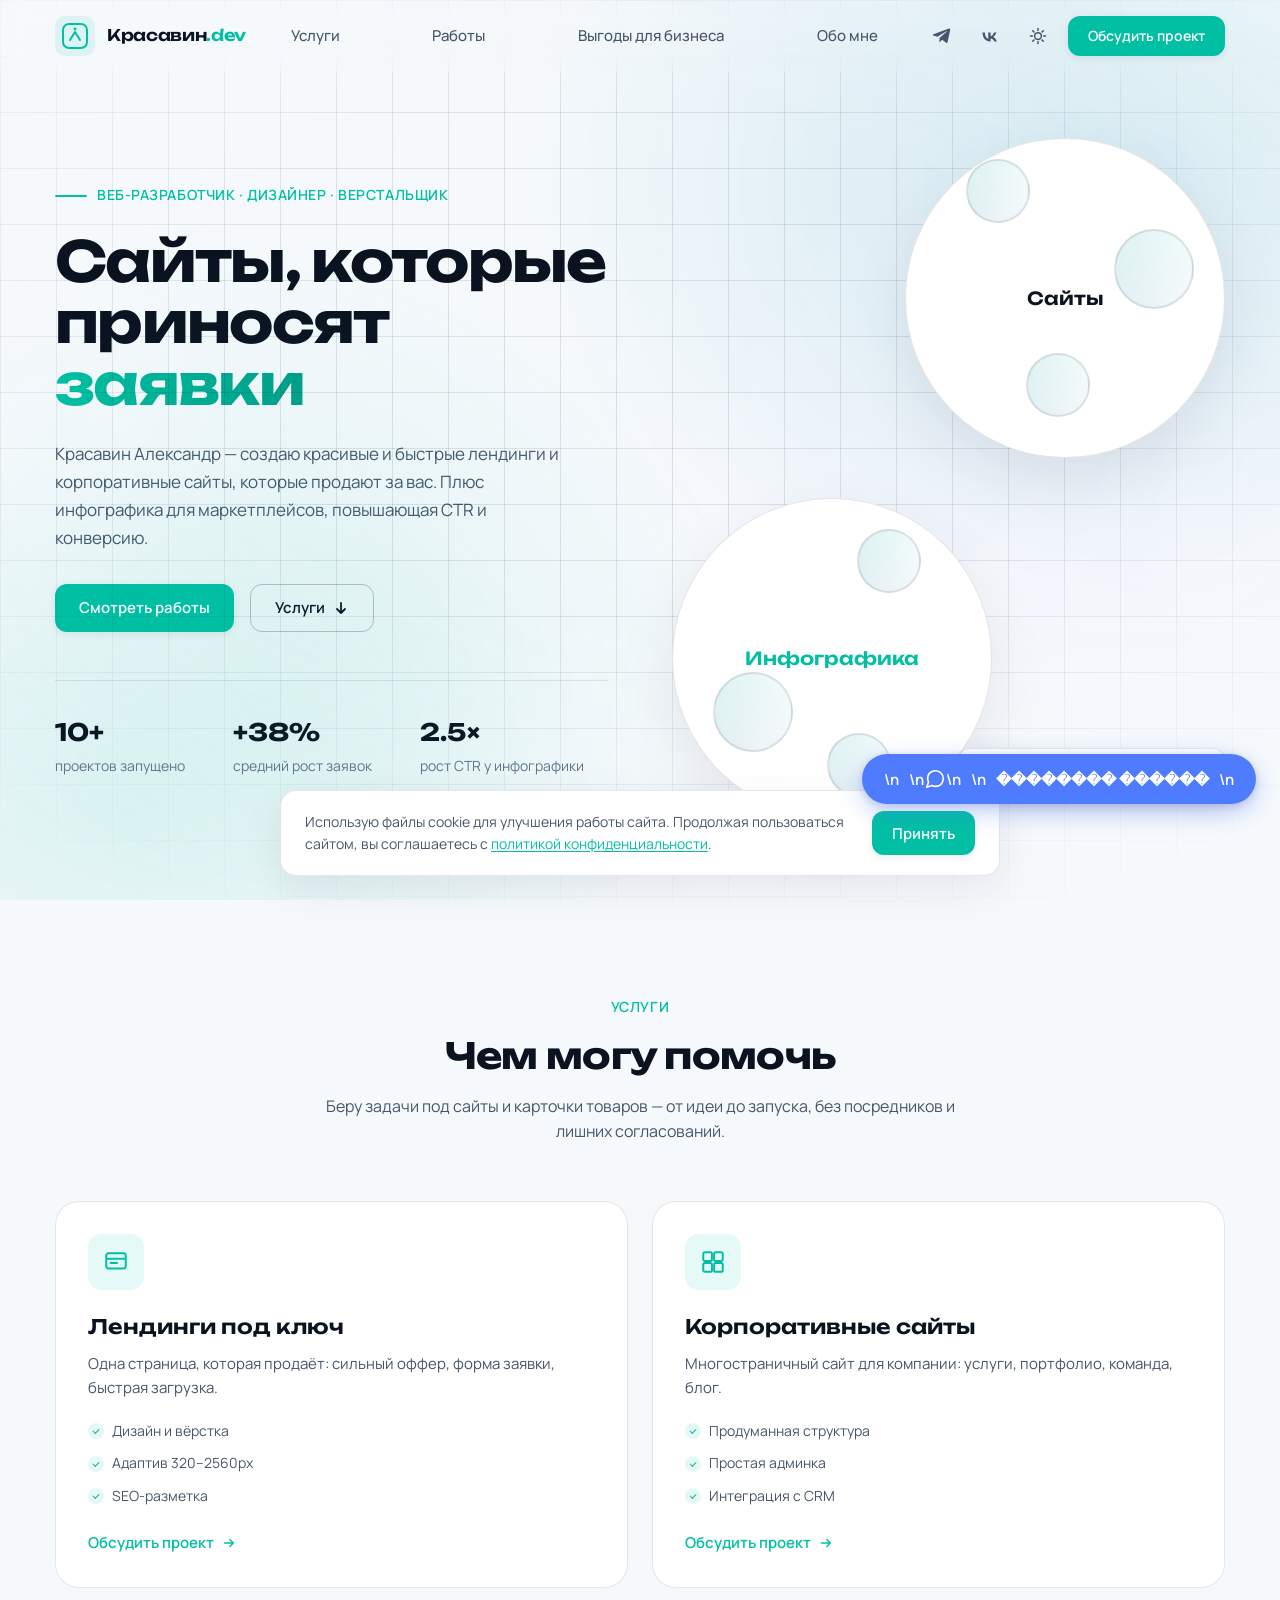
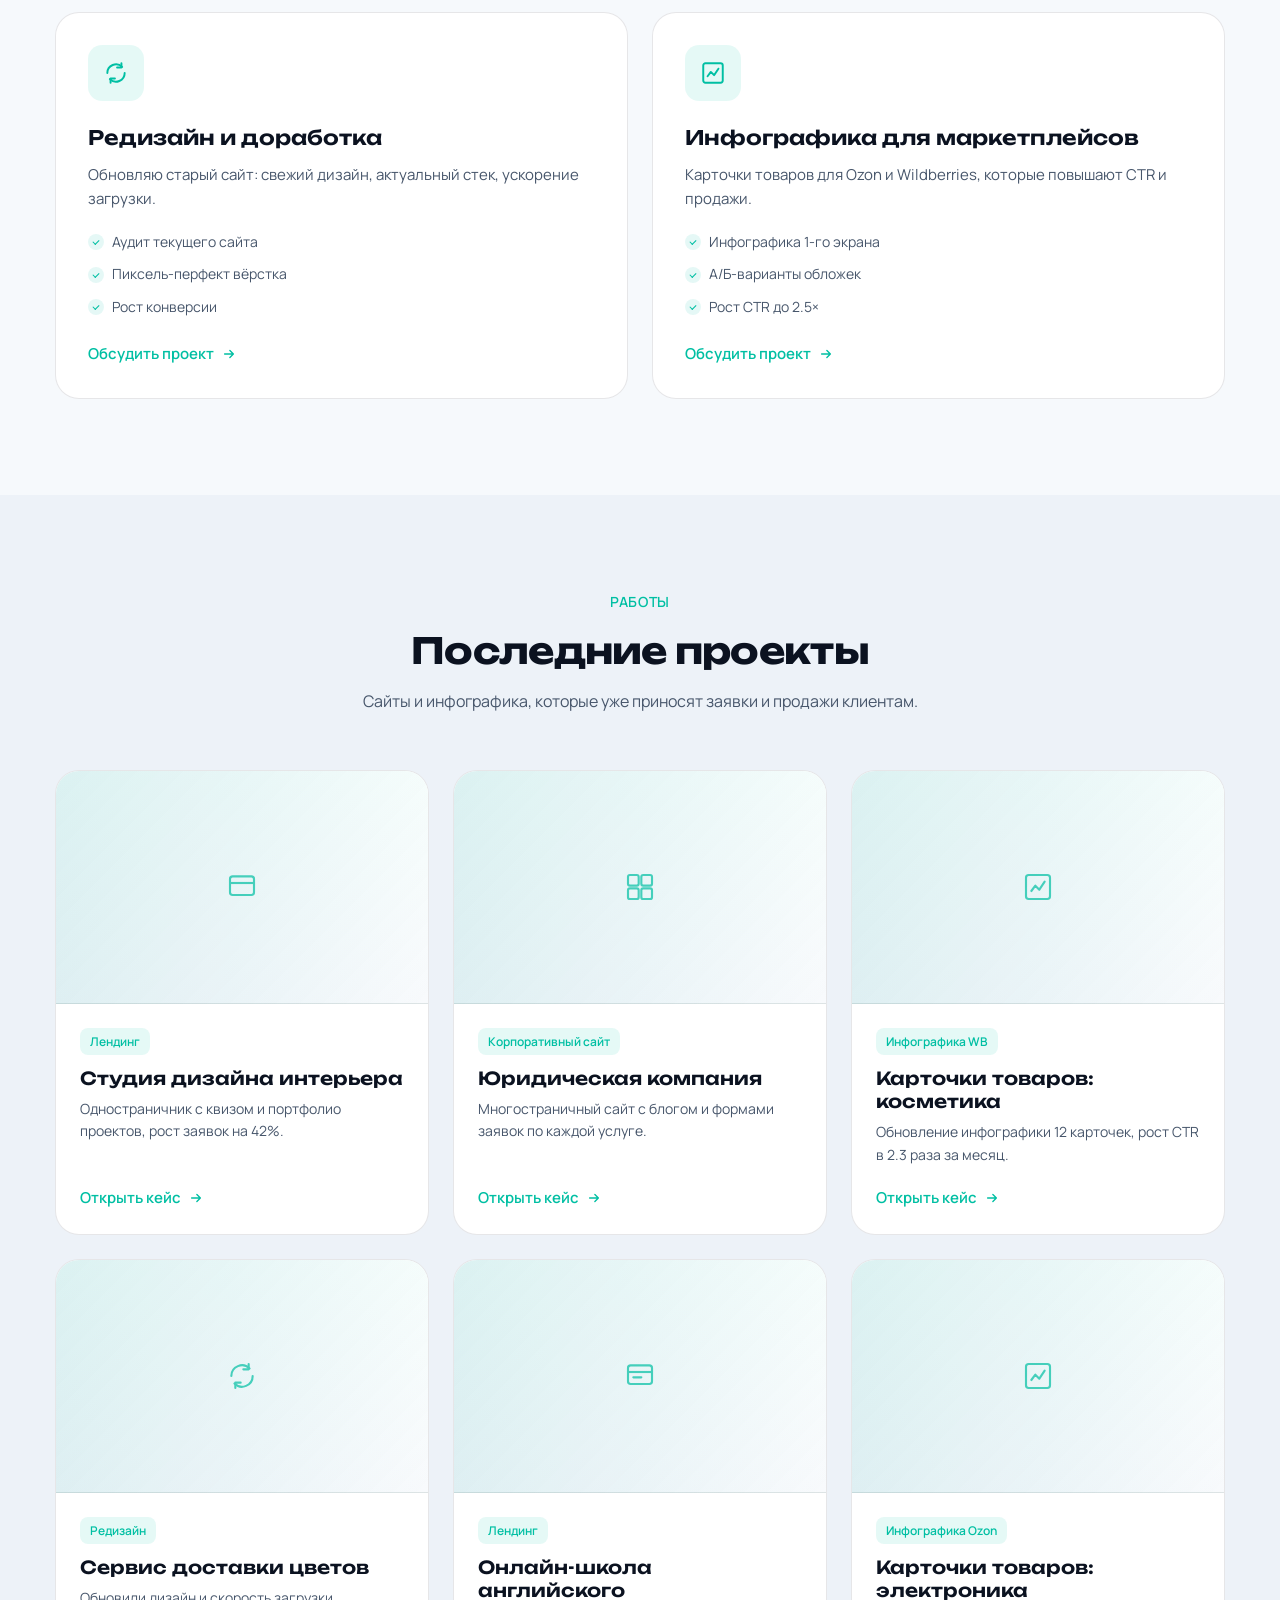
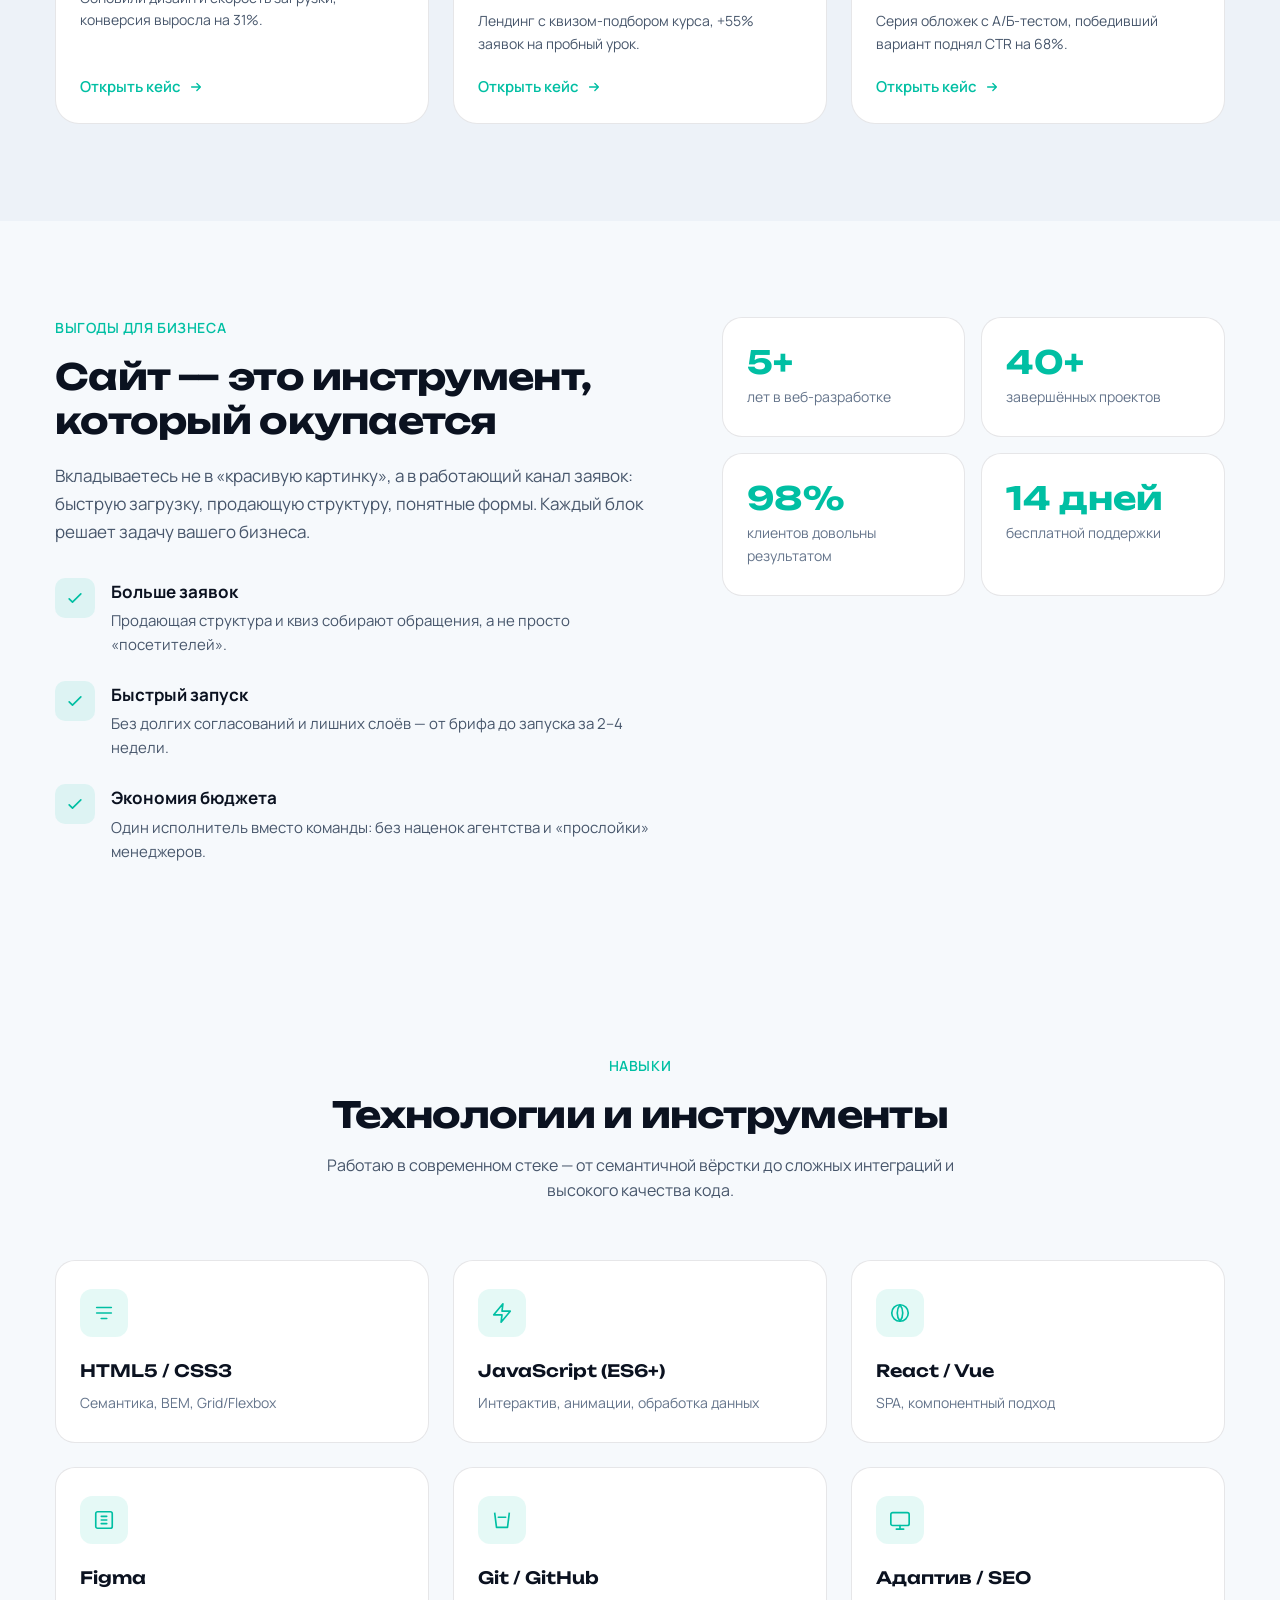
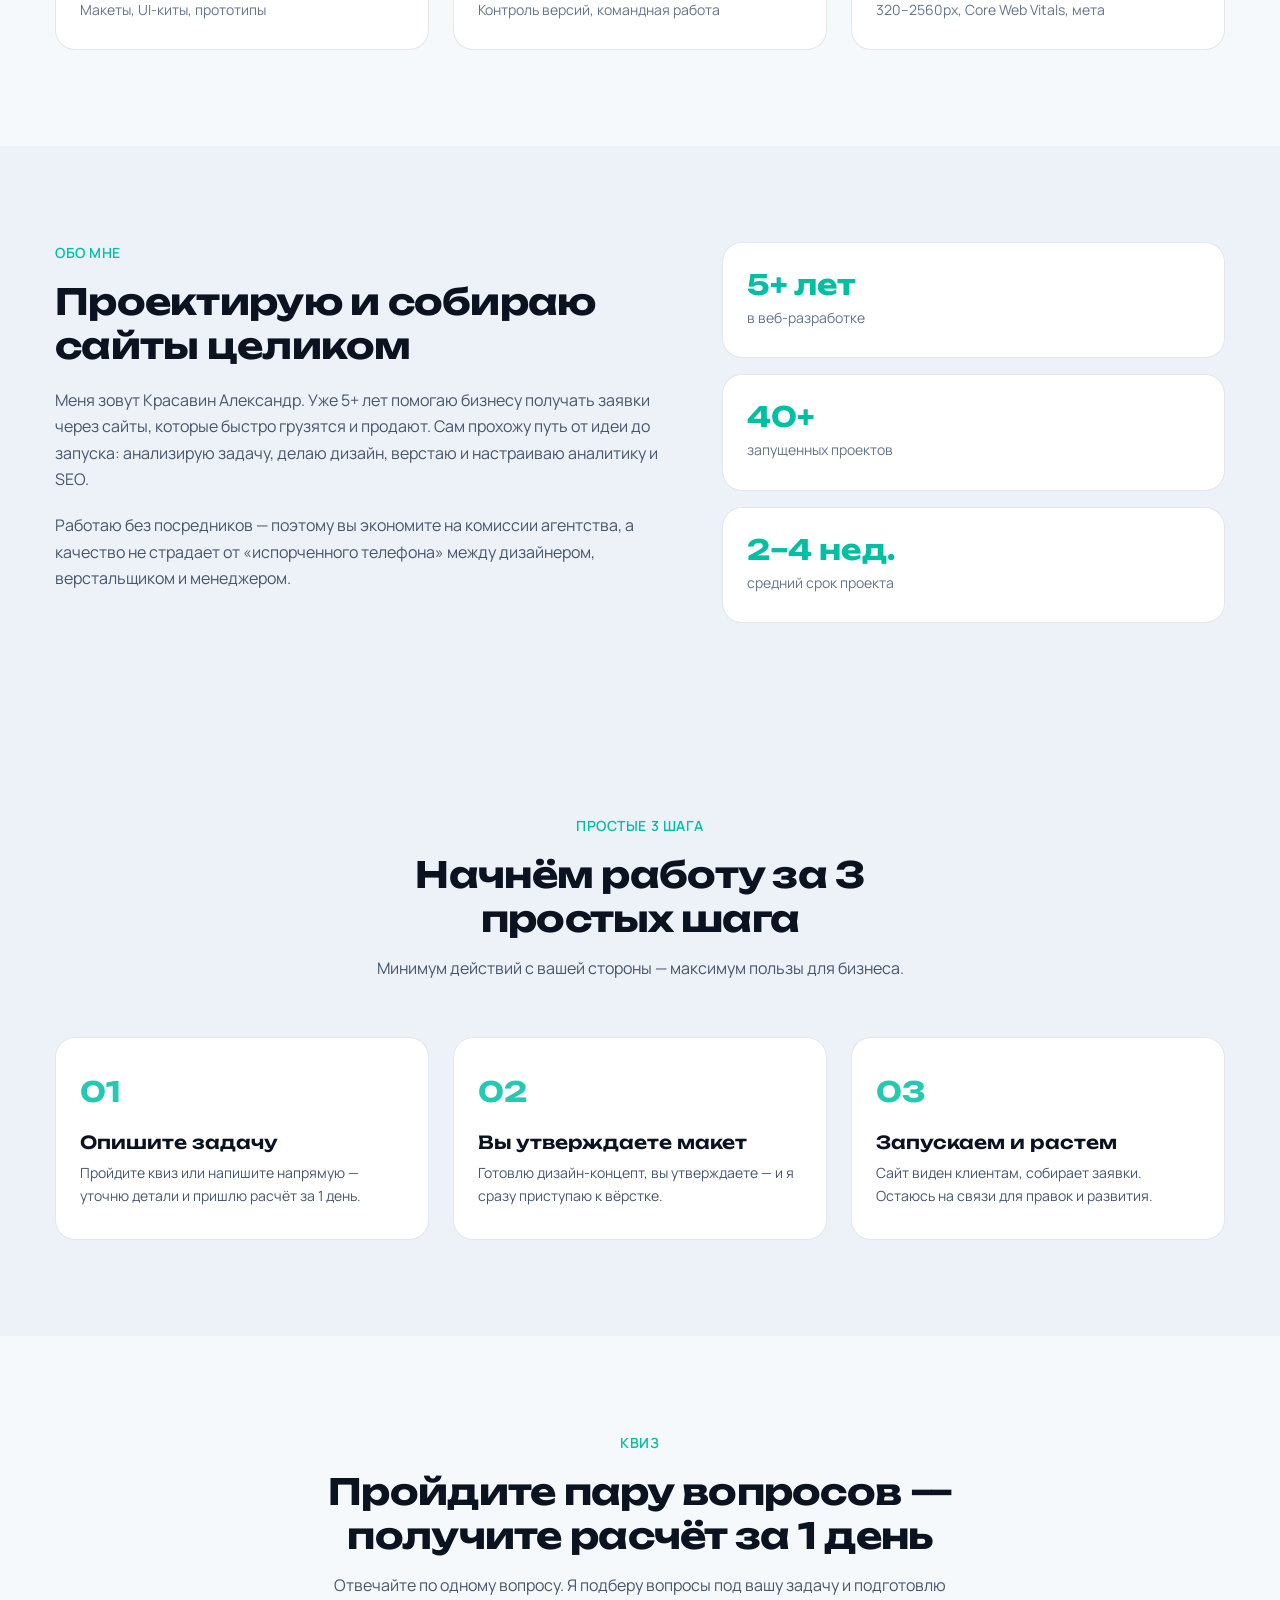
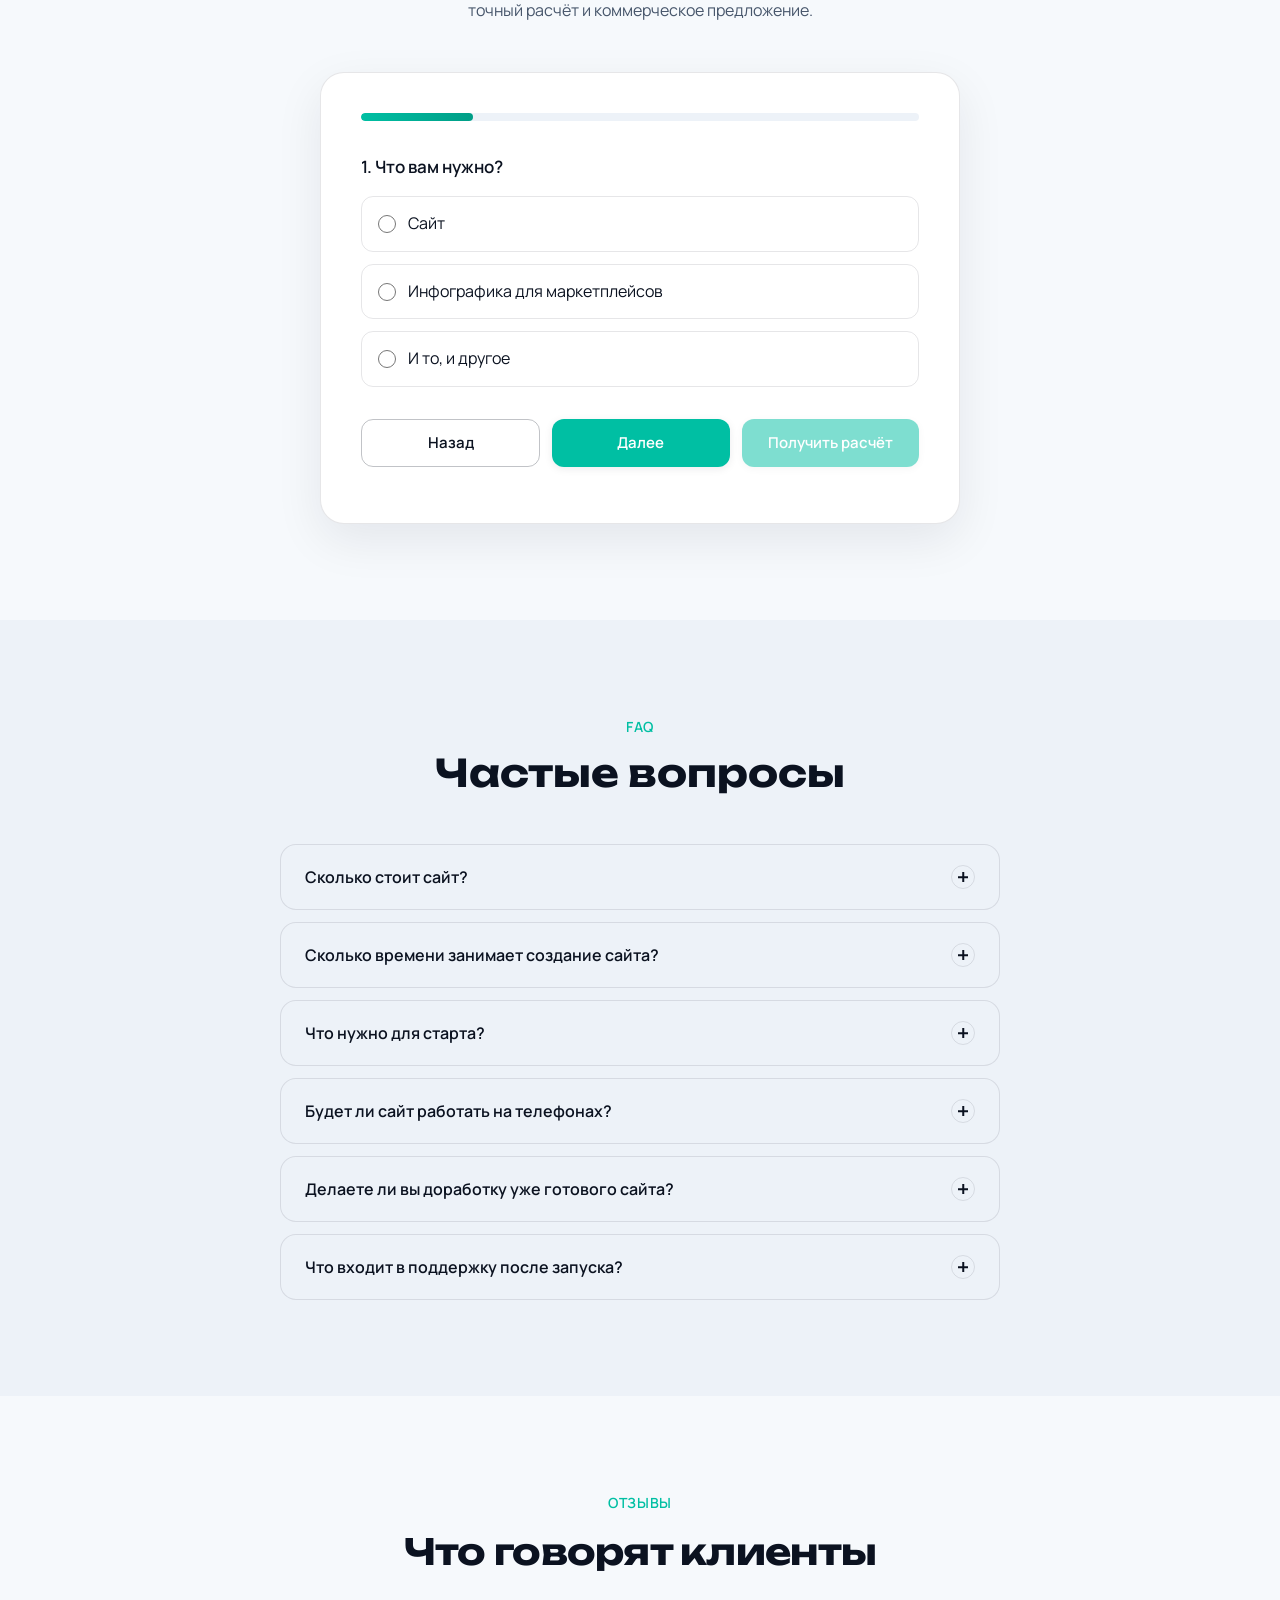
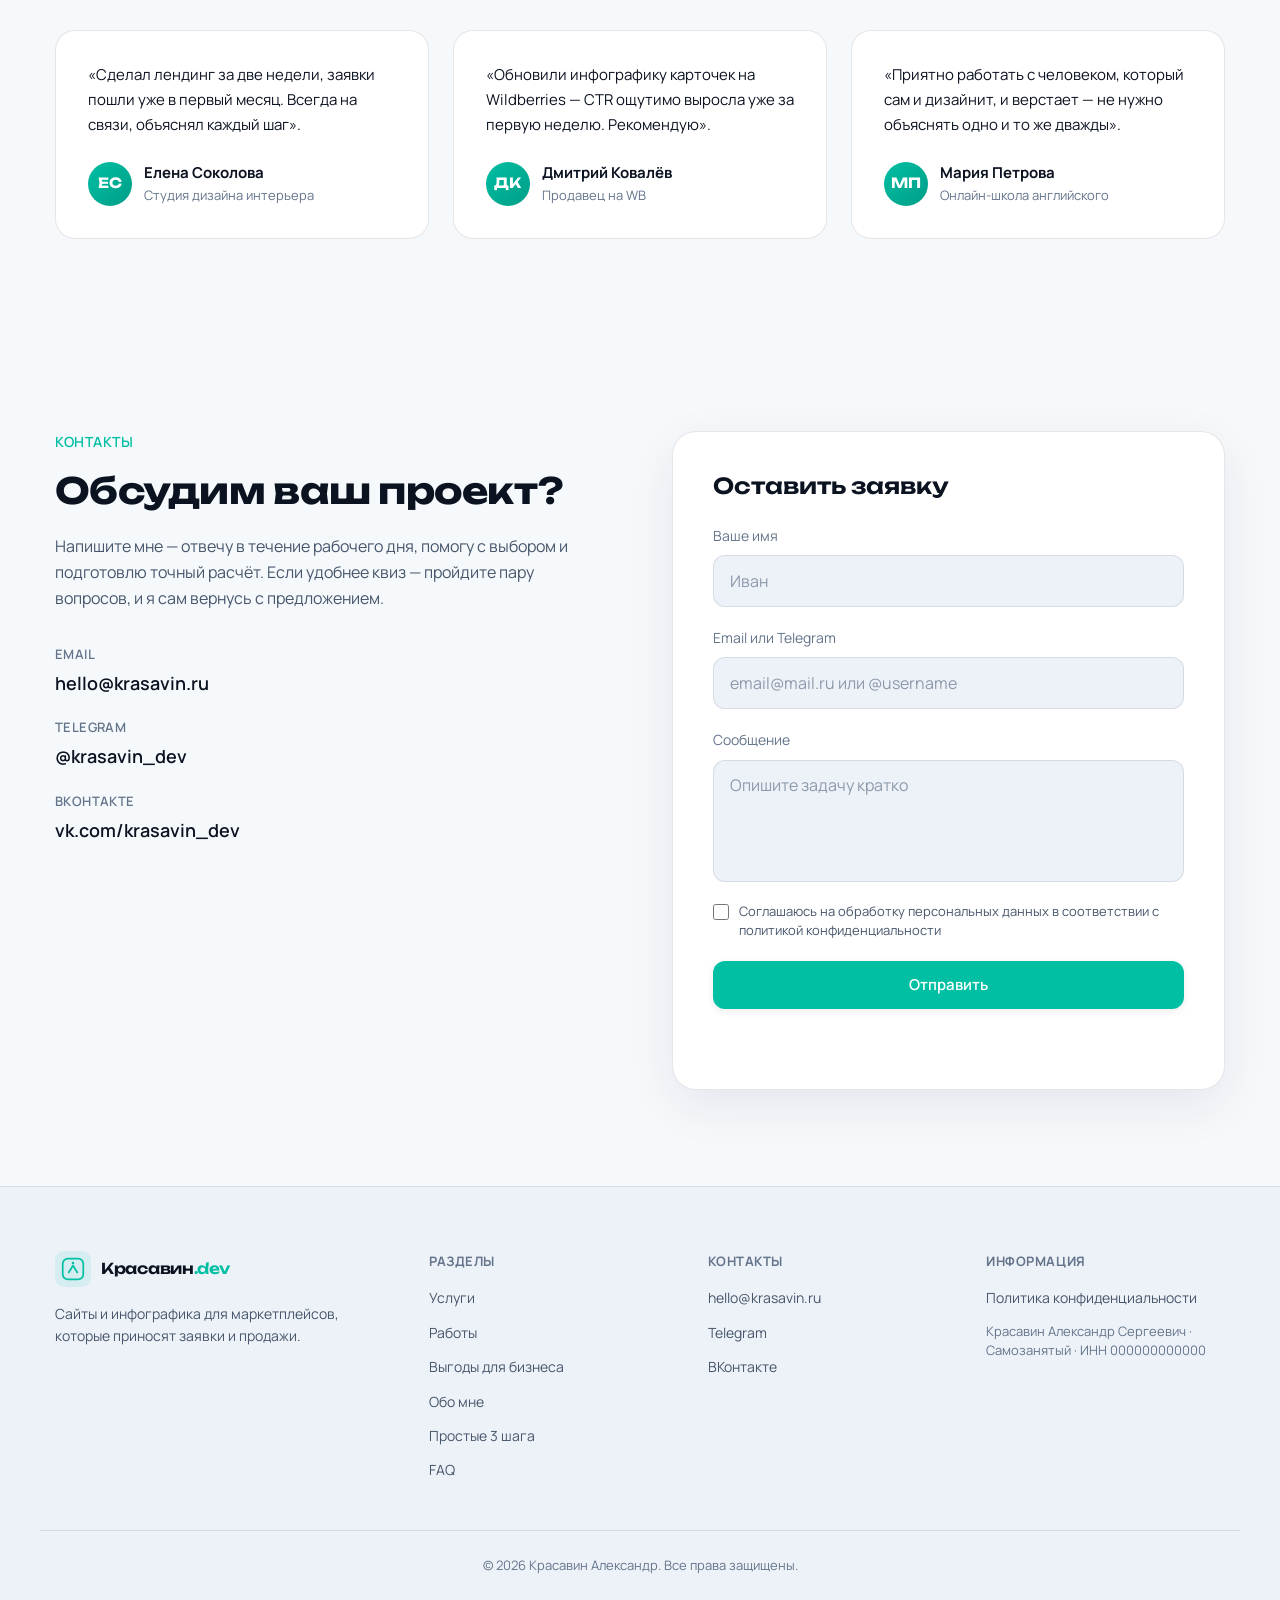
<file: vanilla/index.html>
<!DOCTYPE html>
<html lang="ru" data-theme="dark">
<head>
  <meta charset="UTF-8">
  <meta name="viewport" content="width=device-width, initial-scale=1.0">
  <title>Красавин Александр — веб-разработчик, сайты под заявки</title>
  <!-- Установка темы до первой отрисовки (правило 6.5: без мерцания/FOUC) -->
  <script>
    (function () {
      try {
        let saved = localStorage.getItem('theme');
        let system = window.matchMedia('(prefers-color-scheme: light)').matches ? 'light' : 'dark';
        document.documentElement.setAttribute('data-theme', saved || system);
      } catch (e) {
        /* localStorage недоступен — оставляем тему из HTML (dark) */
      }
    })();
  </script>
  <meta name="description" content="Делаю красивые сайты, которые приносят заявки, и инфографику для маркетплейсов, повышающую CTR и продажи.">
  <meta name="keywords" content="веб-разработчик, создание сайтов, лендинг, инфографика, маркетплейсы, заявки">
  <meta name="robots" content="index, follow">
  <link rel="canonical" href="https://krasavin.ru/">
  <meta property="og:title" content="Красавин Александр — веб-разработчик">
  <meta property="og:description" content="Красивые сайты, которые приносят заявки. Инфографика для маркетплейсов, повышающая CTR.">
  <meta property="og:type" content="website">
  <meta property="og:url" content="https://krasavin.ru/">
  <meta property="og:image" content="https://krasavin.ru/og-image.png">
  <link rel="icon" href="favicon.svg" type="image/svg+xml">
  <script type="application/ld+json">
  {
    "@context": "https://schema.org",
    "@type": "Person",
    "name": "Красавин Александр",
    "jobTitle": "Веб-разработчик",
    "url": "https://krasavin.ru/",
    "email": "mailto:hello@krasavin.ru",
    "image": "https://krasavin.ru/og-image.png",
    "knowsAbout": ["Веб-разработка", "HTML", "CSS", "JavaScript", "React", "UX/UI", "Инфографика для маркетплейсов"]
  }
  </script>
  <link rel="preconnect" href="https://fonts.googleapis.com">
  <link rel="preconnect" href="https://fonts.gstatic.com" crossorigin>
  <link href="https://fonts.googleapis.com/css2?family=Unbounded:wght@500;600;700&family=Manrope:wght@400;500;600;700;800&display=swap" rel="stylesheet">
  <link rel="stylesheet" href="css/style.css">
</head>
<body class="page">      

  <!-- Шапка -->                           
  <header class="header" id="header">
    <div class="container header__inner">
      <!-- Логотип -->
      <a href="#hero" class="header__logo" aria-label="На главную">
        <span class="header__logo-icon" aria-hidden="true">
          <svg width="28" height="28" viewBox="0 0 28 28" fill="none" xmlns="http://www.w3.org/2000/svg">
            <rect x="2" y="2" width="24" height="24" rx="6" stroke="currentColor" stroke-width="2"/>
            <path d="M9 18L14 10L19 18" stroke="currentColor" stroke-width="2" stroke-linecap="round" stroke-linejoin="round"/>
            <circle cx="14" cy="7" r="1.5" fill="currentColor"/>
          </svg>
        </span>
        <span class="header__logo-text">Красавин<span class="header__logo-accent">.dev</span></span>
      </a>

      <!-- Меню -->
      <nav class="header__nav" id="nav" aria-label="Основная навигация">
        <ul class="header__menu">
          <li class="header__item"><a href="#services" class="header__link">Услуги</a></li>
          <li class="header__item"><a href="#work" class="header__link">Работы</a></li>
          <li class="header__item"><a href="#benefits" class="header__link">Выгоды для бизнеса</a></li>
          <li class="header__item"><a href="#about" class="header__link">Обо мне</a></li>
        </ul>
      </nav>

      <!-- Правая часть: соцсети, переключатель темы, CTA -->
      <div class="header__actions">
        <!-- Соцсети -->
        <a href="https://t.me/" class="header__social" target="_blank" rel="noopener" aria-label="Telegram">
          <svg width="20" height="20" viewBox="0 0 24 24" fill="none" xmlns="http://www.w3.org/2000/svg">
            <path d="M21.94 4.34L18.66 19.43C18.42 20.42 17.82 20.65 16.99 20.18L12.1 16.64L9.74 18.91C9.48 19.17 9.26 19.39 8.76 19.39L9.11 14.38L18.04 6.37C18.44 6.02 17.95 5.82 17.41 6.17L6.38 13.03L1.55 11.46C0.59 11.16 0.58 10.47 1.76 10.02L20.38 3.14C21.18 2.84 21.87 3.31 21.94 4.34Z" fill="currentColor"/>
          </svg>
        </a>
        <a href="https://vk.com/" class="header__social" target="_blank" rel="noopener" aria-label="ВКонтакте">
          <svg width="20" height="20" viewBox="0 0 24 24" fill="none" xmlns="http://www.w3.org/2000/svg">
            <path d="M12.4 18.6c-5.9 0-9.3-4-9.4-10.7h2.9c.1 5 2.3 7.1 4 7.6V7.9h2.8v4.3c1.7-.2 3.5-2.2 4.1-4.3h2.8c-.5 2.6-2.4 4.6-3.8 5.4 1.4.7 3.6 2.4 4.4 5.3h-3c-.6-1.9-2.2-3.5-4.5-3.7v3.7h-.3Z" fill="currentColor"/>
          </svg>
        </a>

        <!-- Переключатель темы -->
        <button class="theme-toggle" id="themeToggle" aria-label="Переключить тему">
          <span class="theme-toggle__sun" aria-hidden="true">
            <svg width="18" height="18" viewBox="0 0 24 24" fill="none" xmlns="http://www.w3.org/2000/svg">
              <circle cx="12" cy="12" r="4.5" stroke="currentColor" stroke-width="2"/>
              <path d="M12 2V4.5M12 19.5V22M2 12H4.5M19.5 12H22M4.9 4.9L6.7 6.7M17.3 17.3L19.1 19.1M4.9 19.1L6.7 17.3M17.3 6.7L19.1 4.9" stroke="currentColor" stroke-width="2" stroke-linecap="round"/>
            </svg>
          </span>
          <span class="theme-toggle__moon" aria-hidden="true">
            <svg width="18" height="18" viewBox="0 0 24 24" fill="none" xmlns="http://www.w3.org/2000/svg">
              <path d="M21 12.8A8.5 8.5 0 1 1 11.2 3 6.5 6.5 0 0 0 21 12.8Z" stroke="currentColor" stroke-width="2" stroke-linejoin="round"/>
            </svg>
          </span>
        </button>
      </div>
      <!-- CTA ведёт на квиз (ТЗ §4 п.2: CTA-кнопка «Связаться» → форма/квиз) -->
      <a href="#quiz" class="btn btn--primary header__cta">Обсудить проект</a>
      <!-- Бургер -->
      <button class="burger" id="burger" aria-label="Открыть меню">
        <span class="burger__line"></span>
        <span class="burger__line"></span>
        <span class="burger__line"></span>
      </button>
    </div>
  </header>

  <main>
    <!-- Hero: первый экран -->
    <section class="hero" id="hero">
      <!-- Фоновое изображение в стиле дизайна/веб-разработки -->
      <div class="hero__bg" aria-hidden="true"></div>

      <div class="container hero__inner">
        <!-- Левая колонка: текст -->
        <div class="hero__content">
          <p class="hero__subtitle">Веб-разработчик · Дизайнер · Верстальщик</p>
          <h1 class="hero__title">
            Сайты, которые<br>приносят <span class="hero__accent">заявки</span>
          </h1>
          <p class="hero__text">
            Красавин Александр — создаю красивые и быстрые лендинги и корпоративные сайты,
            которые продают за вас. Плюс инфографика для маркетплейсов, повышающая CTR и конверсию.
          </p>
          <div class="hero__actions">
            <a href="#work" class="btn btn--primary">Смотреть работы</a>
            <a href="#quiz" class="btn btn--ghost">
              Услуги
              <span class="btn__arrow" aria-hidden="true">
                <svg width="16" height="16" viewBox="0 0 16 16" fill="none" xmlns="http://www.w3.org/2000/svg">
                  <path d="M8 3V13M8 13L4 9M8 13L12 9" stroke="currentColor" stroke-width="1.8" stroke-linecap="round" stroke-linejoin="round"/>
                </svg>
              </span>
            </a>
          </div>

          <!-- Мини-метрики -->
          <ul class="hero__stats">
            <li class="hero__stat">
              <span class="hero__stat-value">10+</span>
              <span class="hero__stat-label">проектов запущено</span>
            </li>
            <li class="hero__stat">
              <span class="hero__stat-value">+38%</span>
              <span class="hero__stat-label">средний рост заявок</span>
            </li>
            <li class="hero__stat">
              <span class="hero__stat-value">2.5×</span>
              <span class="hero__stat-label">рост CTR у инфографики</span>
            </li>
          </ul>
        </div>

        <!-- Правая колонка: превью работ в кругах (по референсу) -->
        <div class="hero__visual">
          <!-- Группа: сайты -->
          <div class="hero__visual-group hero__visual-group--sites">
            <span class="hero__circle-label">Сайты</span>
            <a href="#work" class="hero__circle hero__circle--1 hero__circle--link" aria-label="Смотреть работу: сайт"></a>
            <a href="#work" class="hero__circle hero__circle--2 hero__circle--link" aria-label="Смотреть работу: сайт"></a>
            <a href="#work" class="hero__circle hero__circle--3 hero__circle--link" aria-label="Смотреть работу: сайт"></a>
          </div>
          <!-- Группа: инфографика -->
          <div class="hero__visual-group hero__visual-group--infographics">
            <span class="hero__circle-label hero__circle-label--infographic">Инфографика</span>
            <a href="#work" class="hero__circle hero__circle--4 hero__circle--link" aria-label="Смотреть работу: инфографика"></a>
            <a href="#work" class="hero__circle hero__circle--5 hero__circle--link" aria-label="Смотреть работу: инфографика"></a>
            <a href="#work" class="hero__circle hero__circle--6 hero__circle--link" aria-label="Смотреть работу: инфографика"></a>
          </div>
          <!-- Плавающий бейдж -->
          <div class="hero__badge">
            <span class="hero__badge-icon" aria-hidden="true">
              <svg width="18" height="18" viewBox="0 0 24 24" fill="none" xmlns="http://www.w3.org/2000/svg">
                <path d="M13 2L3 14H12L11 22L21 10H12L13 2Z" stroke="currentColor" stroke-width="2" stroke-linejoin="round"/>
              </svg>
            </span>
            <div class="hero__badge-text">
              <span class="hero__badge-title">+38% заявок</span>
              <span class="hero__badge-caption">после редизайна</span>
            </div>
          </div>
        </div>
      </div>
    </section>

    <!-- Услуги: что делаю и для кого -->
    <section class="services" id="services" aria-labelledby="servicesTitle">
      <div class="container">
        <div class="services__head">
          <p class="services__subtitle">Услуги</p>
          <h2 class="services__title" id="servicesTitle">Чем могу помочь</h2>
          <p class="services__text">Беру задачи под сайты и карточки товаров — от идеи до запуска, без посредников и лишних согласований.</p>
        </div>

        <div class="services__grid">
          <!-- Карточка 1: Лендинги -->
          <article class="services__card">
            <span class="services__icon" aria-hidden="true">
              <svg width="26" height="26" viewBox="0 0 24 24" fill="none" xmlns="http://www.w3.org/2000/svg">
                <rect x="3" y="4" width="18" height="14" rx="2" stroke="currentColor" stroke-width="1.8"/>
                <path d="M3 9H21" stroke="currentColor" stroke-width="1.8"/>
                <path d="M7 13H13" stroke="currentColor" stroke-width="1.8" stroke-linecap="round"/>
              </svg>
            </span>
            <h3 class="services__card-title">Лендинги под ключ</h3>
            <p class="services__card-text">Одна страница, которая продаёт: сильный оффер, форма заявки, быстрая загрузка.</p>
            <ul class="services__features">
              <li class="services__feature">Дизайн и вёрстка</li>
              <li class="services__feature">Адаптив 320–2560px</li>
              <li class="services__feature">SEO-разметка</li>
            </ul>
            <a href="#quiz" class="services__link">
              Обсудить проект
              <span class="services__link-arrow" aria-hidden="true">
                <svg width="14" height="14" viewBox="0 0 16 16" fill="none" xmlns="http://www.w3.org/2000/svg">
                  <path d="M3 8H13M13 8L9 4M13 8L9 12" stroke="currentColor" stroke-width="1.6" stroke-linecap="round" stroke-linejoin="round"/>
                </svg>
              </span>
            </a>
          </article>

          <!-- Карточка 2: Корпоративные сайты -->
          <article class="services__card">
            <span class="services__icon" aria-hidden="true">
              <svg width="26" height="26" viewBox="0 0 24 24" fill="none" xmlns="http://www.w3.org/2000/svg">
                <rect x="3" y="3" width="8" height="8" rx="1.5" stroke="currentColor" stroke-width="1.8"/>
                <rect x="13" y="3" width="8" height="8" rx="1.5" stroke="currentColor" stroke-width="1.8"/>
                <rect x="3" y="13" width="8" height="8" rx="1.5" stroke="currentColor" stroke-width="1.8"/>
                <rect x="13" y="13" width="8" height="8" rx="1.5" stroke="currentColor" stroke-width="1.8"/>
              </svg>
            </span>
            <h3 class="services__card-title">Корпоративные сайты</h3>
            <p class="services__card-text">Многостраничный сайт для компании: услуги, портфолио, команда, блог.</p>
            <ul class="services__features">
              <li class="services__feature">Продуманная структура</li>
              <li class="services__feature">Простая админка</li>
              <li class="services__feature">Интеграция с CRM</li>
            </ul>
            <a href="#quiz" class="services__link">
              Обсудить проект
              <span class="services__link-arrow" aria-hidden="true">
                <svg width="14" height="14" viewBox="0 0 16 16" fill="none" xmlns="http://www.w3.org/2000/svg">
                  <path d="M3 8H13M13 8L9 4M13 8L9 12" stroke="currentColor" stroke-width="1.6" stroke-linecap="round" stroke-linejoin="round"/>
                </svg>
              </span>
            </a>
          </article>

          <!-- Карточка 3: Редизайн и доработка -->
          <article class="services__card">
            <span class="services__icon" aria-hidden="true">
              <svg width="26" height="26" viewBox="0 0 24 24" fill="none" xmlns="http://www.w3.org/2000/svg">
                <path d="M4 12a8 8 0 0 1 13.66-5.66M20 12a8 8 0 0 1-13.66 5.66" stroke="currentColor" stroke-width="1.8" stroke-linecap="round"/>
                <path d="M17 3v4h-4M7 21v-4h4" stroke="currentColor" stroke-width="1.8" stroke-linecap="round" stroke-linejoin="round"/>
              </svg>
            </span>
            <h3 class="services__card-title">Редизайн и доработка</h3>
            <p class="services__card-text">Обновляю старый сайт: свежий дизайн, актуальный стек, ускорение загрузки.</p>
            <ul class="services__features">
              <li class="services__feature">Аудит текущего сайта</li>
              <li class="services__feature">Пиксель-перфект вёрстка</li>
              <li class="services__feature">Рост конверсии</li>
            </ul>
            <a href="#quiz" class="services__link">
              Обсудить проект
              <span class="services__link-arrow" aria-hidden="true">
                <svg width="14" height="14" viewBox="0 0 16 16" fill="none" xmlns="http://www.w3.org/2000/svg">
                  <path d="M3 8H13M13 8L9 4M13 8L9 12" stroke="currentColor" stroke-width="1.6" stroke-linecap="round" stroke-linejoin="round"/>
                </svg>
              </span>
            </a>
          </article>

          <!-- Карточка 4: Инфографика для маркетплейсов -->
          <article class="services__card">
            <span class="services__icon" aria-hidden="true">
              <svg width="26" height="26" viewBox="0 0 24 24" fill="none" xmlns="http://www.w3.org/2000/svg">
                <rect x="3" y="3" width="18" height="18" rx="2" stroke="currentColor" stroke-width="1.8"/>
                <path d="M7 15l3-4 3 3 4-6" stroke="currentColor" stroke-width="1.8" stroke-linecap="round" stroke-linejoin="round"/>
              </svg>
            </span>
            <h3 class="services__card-title">Инфографика для маркетплейсов</h3>
            <p class="services__card-text">Карточки товаров для Ozon и Wildberries, которые повышают CTR и продажи.</p>
            <ul class="services__features">
              <li class="services__feature">Инфографика 1-го экрана</li>
              <li class="services__feature">А/Б-варианты обложек</li>
              <li class="services__feature">Рост CTR до 2.5×</li>
            </ul>
            <a href="#quiz" class="services__link">
              Обсудить проект
              <span class="services__link-arrow" aria-hidden="true">
                <svg width="14" height="14" viewBox="0 0 16 16" fill="none" xmlns="http://www.w3.org/2000/svg">
                  <path d="M3 8H13M13 8L9 4M13 8L9 12" stroke="currentColor" stroke-width="1.6" stroke-linecap="round" stroke-linejoin="round"/>
                </svg>
              </span>
            </a>
          </article>
        </div>
      </div>
    </section>

    <!-- Портфолио: работы -->
    <section class="work" id="work" aria-labelledby="workTitle">
      <div class="container">
        <div class="work__head">
          <p class="work__subtitle">Работы</p>
          <h2 class="work__title" id="workTitle">Последние проекты</h2>
          <p class="work__text">Сайты и инфографика, которые уже приносят заявки и продажи клиентам.</p>
        </div>

        <div class="work__grid">
          <!-- Проект 1 -->
          <article class="work__card">
            <div class="work__preview" aria-hidden="true">
              <span class="work__preview-icon">
                <svg width="32" height="32" viewBox="0 0 24 24" fill="none" xmlns="http://www.w3.org/2000/svg">
                  <rect x="3" y="4" width="18" height="14" rx="2" stroke="currentColor" stroke-width="1.6"/>
                  <path d="M3 9H21" stroke="currentColor" stroke-width="1.6"/>
                </svg>
              </span>
            </div>
            <div class="work__body">
              <span class="work__tag">Лендинг</span>
              <h3 class="work__card-title">Студия дизайна интерьера</h3>
              <p class="work__card-text">Одностраничник с квизом и портфолио проектов, рост заявок на 42%.</p>
              <a href="#quiz" class="work__link">
                Открыть кейс
                <span class="work__link-arrow" aria-hidden="true">
                  <svg width="14" height="14" viewBox="0 0 16 16" fill="none" xmlns="http://www.w3.org/2000/svg">
                    <path d="M3 8H13M13 8L9 4M13 8L9 12" stroke="currentColor" stroke-width="1.6" stroke-linecap="round" stroke-linejoin="round"/>
                  </svg>
                </span>
              </a>
            </div>
          </article>

          <!-- Проект 2 -->
          <article class="work__card">
            <div class="work__preview" aria-hidden="true">
              <span class="work__preview-icon">
                <svg width="32" height="32" viewBox="0 0 24 24" fill="none" xmlns="http://www.w3.org/2000/svg">
                  <rect x="3" y="3" width="8" height="8" rx="1.4" stroke="currentColor" stroke-width="1.6"/>
                  <rect x="13" y="3" width="8" height="8" rx="1.4" stroke="currentColor" stroke-width="1.6"/>
                  <rect x="3" y="13" width="8" height="8" rx="1.4" stroke="currentColor" stroke-width="1.6"/>
                  <rect x="13" y="13" width="8" height="8" rx="1.4" stroke="currentColor" stroke-width="1.6"/>
                </svg>
              </span>
            </div>
            <div class="work__body">
              <span class="work__tag">Корпоративный сайт</span>
              <h3 class="work__card-title">Юридическая компания</h3>
              <p class="work__card-text">Многостраничный сайт с блогом и формами заявок по каждой услуге.</p>
              <a href="#quiz" class="work__link">
                Открыть кейс
                <span class="work__link-arrow" aria-hidden="true">
                  <svg width="14" height="14" viewBox="0 0 16 16" fill="none" xmlns="http://www.w3.org/2000/svg">
                    <path d="M3 8H13M13 8L9 4M13 8L9 12" stroke="currentColor" stroke-width="1.6" stroke-linecap="round" stroke-linejoin="round"/>
                  </svg>
                </span>
              </a>
            </div>
          </article>

          <!-- Проект 3 -->
          <article class="work__card">
            <div class="work__preview" aria-hidden="true">
              <span class="work__preview-icon">
                <svg width="32" height="32" viewBox="0 0 24 24" fill="none" xmlns="http://www.w3.org/2000/svg">
                  <rect x="3" y="3" width="18" height="18" rx="2" stroke="currentColor" stroke-width="1.6"/>
                  <path d="M7 15l3-4 3 3 4-6" stroke="currentColor" stroke-width="1.6" stroke-linecap="round" stroke-linejoin="round"/>
                </svg>
              </span>
            </div>
            <div class="work__body">
              <span class="work__tag">Инфографика WB</span>
              <h3 class="work__card-title">Карточки товаров: косметика</h3>
              <p class="work__card-text">Обновление инфографики 12 карточек, рост CTR в 2.3 раза за месяц.</p>
              <a href="#quiz" class="work__link">
                Открыть кейс
                <span class="work__link-arrow" aria-hidden="true">
                  <svg width="14" height="14" viewBox="0 0 16 16" fill="none" xmlns="http://www.w3.org/2000/svg">
                    <path d="M3 8H13M13 8L9 4M13 8L9 12" stroke="currentColor" stroke-width="1.6" stroke-linecap="round" stroke-linejoin="round"/>
                  </svg>
                </span>
              </a>
            </div>
          </article>

          <!-- Проект 4 -->
          <article class="work__card">
            <div class="work__preview" aria-hidden="true">
              <span class="work__preview-icon">
                <svg width="32" height="32" viewBox="0 0 24 24" fill="none" xmlns="http://www.w3.org/2000/svg">
                  <path d="M4 12a8 8 0 0 1 13.66-5.66M20 12a8 8 0 0 1-13.66 5.66" stroke="currentColor" stroke-width="1.6" stroke-linecap="round"/>
                  <path d="M17 3v4h-4M7 21v-4h4" stroke="currentColor" stroke-width="1.6" stroke-linecap="round" stroke-linejoin="round"/>
                </svg>
              </span>
            </div>
            <div class="work__body">
              <span class="work__tag">Редизайн</span>
              <h3 class="work__card-title">Сервис доставки цветов</h3>
              <p class="work__card-text">Обновили дизайн и скорость загрузки, конверсия выросла на 31%.</p>
              <a href="#quiz" class="work__link">
                Открыть кейс
                <span class="work__link-arrow" aria-hidden="true">
                  <svg width="14" height="14" viewBox="0 0 16 16" fill="none" xmlns="http://www.w3.org/2000/svg">
                    <path d="M3 8H13M13 8L9 4M13 8L9 12" stroke="currentColor" stroke-width="1.6" stroke-linecap="round" stroke-linejoin="round"/>
                  </svg>
                </span>
              </a>
            </div>
          </article>

          <!-- Проект 5 -->
          <article class="work__card">
            <div class="work__preview" aria-hidden="true">
              <span class="work__preview-icon">
                <svg width="32" height="32" viewBox="0 0 24 24" fill="none" xmlns="http://www.w3.org/2000/svg">
                  <rect x="3" y="4" width="18" height="14" rx="2" stroke="currentColor" stroke-width="1.6"/>
                  <path d="M3 9H21" stroke="currentColor" stroke-width="1.6"/>
                  <path d="M7 13H13" stroke="currentColor" stroke-width="1.6" stroke-linecap="round"/>
                </svg>
              </span>
            </div>
            <div class="work__body">
              <span class="work__tag">Лендинг</span>
              <h3 class="work__card-title">Онлайн-школа английского</h3>
              <p class="work__card-text">Лендинг с квизом-подбором курса, +55% заявок на пробный урок.</p>
              <a href="#quiz" class="work__link">
                Открыть кейс
                <span class="work__link-arrow" aria-hidden="true">
                  <svg width="14" height="14" viewBox="0 0 16 16" fill="none" xmlns="http://www.w3.org/2000/svg">
                    <path d="M3 8H13M13 8L9 4M13 8L9 12" stroke="currentColor" stroke-width="1.6" stroke-linecap="round" stroke-linejoin="round"/>
                  </svg>
                </span>
              </a>
            </div>
          </article>

          <!-- Проект 6 -->
          <article class="work__card">
            <div class="work__preview" aria-hidden="true">
              <span class="work__preview-icon">
                <svg width="32" height="32" viewBox="0 0 24 24" fill="none" xmlns="http://www.w3.org/2000/svg">
                  <rect x="3" y="3" width="18" height="18" rx="2" stroke="currentColor" stroke-width="1.6"/>
                  <path d="M7 15l3-4 3 3 4-6" stroke="currentColor" stroke-width="1.6" stroke-linecap="round" stroke-linejoin="round"/>
                </svg>
              </span>
            </div>
            <div class="work__body">
              <span class="work__tag">Инфографика Ozon</span>
              <h3 class="work__card-title">Карточки товаров: электроника</h3>
              <p class="work__card-text">Серия обложек с А/Б-тестом, победивший вариант поднял CTR на 68%.</p>
              <a href="#quiz" class="work__link">
                Открыть кейс
                <span class="work__link-arrow" aria-hidden="true">
                  <svg width="14" height="14" viewBox="0 0 16 16" fill="none" xmlns="http://www.w3.org/2000/svg">
                    <path d="M3 8H13M13 8L9 4M13 8L9 12" stroke="currentColor" stroke-width="1.6" stroke-linecap="round" stroke-linejoin="round"/>
                  </svg>
                </span>
              </a>
            </div>
          </article>
        </div>
      </div>
    </section>

    <!-- Выгоды для бизнеса: зачем клиенту работать со мной -->
    <section class="why" id="benefits" aria-labelledby="whyTitle">
      <div class="container why__inner">
        <div class="why__content">
          <p class="why__subtitle">Выгоды для бизнеса</p>
          <h2 class="why__title" id="whyTitle">Сайт — это инструмент, который окупается</h2>
          <p class="why__text">
            Вкладываетесь не в «красивую картинку», а в работающий канал заявок: быструю загрузку,
            продающую структуру, понятные формы. Каждый блок решает задачу вашего бизнеса.
          </p>

          <ul class="why__list">
            <li class="why__item">
              <span class="why__item-icon" aria-hidden="true">
                <svg width="20" height="20" viewBox="0 0 24 24" fill="none" xmlns="http://www.w3.org/2000/svg">
                  <path d="M5 13l4 4L19 7" stroke="currentColor" stroke-width="2" stroke-linecap="round" stroke-linejoin="round"/>
                </svg>
              </span>
              <div>
                <h3 class="why__item-title">Больше заявок</h3>
                <p class="why__item-text">Продающая структура и квиз собирают обращения, а не просто «посетителей».</p>
              </div>
            </li>
            <li class="why__item">
              <span class="why__item-icon" aria-hidden="true">
                <svg width="20" height="20" viewBox="0 0 24 24" fill="none" xmlns="http://www.w3.org/2000/svg">
                  <path d="M5 13l4 4L19 7" stroke="currentColor" stroke-width="2" stroke-linecap="round" stroke-linejoin="round"/>
                </svg>
              </span>
              <div>
                <h3 class="why__item-title">Быстрый запуск</h3>
                <p class="why__item-text">Без долгих согласований и лишних слоёв — от брифа до запуска за 2–4 недели.</p>
              </div>
            </li>
            <li class="why__item">
              <span class="why__item-icon" aria-hidden="true">
                <svg width="20" height="20" viewBox="0 0 24 24" fill="none" xmlns="http://www.w3.org/2000/svg">
                  <path d="M5 13l4 4L19 7" stroke="currentColor" stroke-width="2" stroke-linecap="round" stroke-linejoin="round"/>
                </svg>
              </span>
              <div>
                <h3 class="why__item-title">Экономия бюджета</h3>
                <p class="why__item-text">Один исполнитель вместо команды: без наценок агентства и «прослойки» менеджеров.</p>
              </div>
            </li>
          </ul>
        </div>

        <!-- Цифры-факты -->
        <div class="why__stats">
          <div class="why__stat-card">
            <span class="why__stat-value">5+</span>
            <span class="why__stat-label">лет в веб-разработке</span>
          </div>
          <div class="why__stat-card">
            <span class="why__stat-value">40+</span>
            <span class="why__stat-label">завершённых проектов</span>
          </div>
          <div class="why__stat-card">
            <span class="why__stat-value">98%</span>
            <span class="why__stat-label">клиентов довольны результатом</span>
          </div>
          <div class="why__stat-card">
            <span class="why__stat-value">14 дней</span>
            <span class="why__stat-label">бесплатной поддержки</span>
          </div>
        </div>
      </div>
    </section>

    <!-- Навыки: стек и технологии -->
    <section class="skills" id="skills" aria-labelledby="skillsTitle">
      <div class="container">
        <div class="skills__head">
          <p class="skills__subtitle">Навыки</p>
          <h2 class="skills__title" id="skillsTitle">Технологии и инструменты</h2>
          <p class="skills__text">Работаю в современном стеке — от семантичной вёрстки до сложных интеграций и высокого качества кода.</p>
        </div>

        <ul class="skills__grid">
          <li class="skills__item">
            <span class="skills__icon" aria-hidden="true">
              <svg width="22" height="22" viewBox="0 0 24 24" fill="none" xmlns="http://www.w3.org/2000/svg">
                <path d="M4 6h16M4 12h16M9 18h6" stroke="currentColor" stroke-width="1.8" stroke-linecap="round"/>
              </svg>
            </span>
            <span class="skills__name">HTML5 / CSS3</span>
            <span class="skills__level">Семантика, BEM, Grid/Flexbox</span>
          </li>
          <li class="skills__item">
            <span class="skills__icon" aria-hidden="true">
              <svg width="22" height="22" viewBox="0 0 24 24" fill="none" xmlns="http://www.w3.org/2000/svg">
                <path d="M13 2L3 14H12L11 22L21 10H12L13 2Z" stroke="currentColor" stroke-width="1.8" stroke-linejoin="round"/>
              </svg>
            </span>
            <span class="skills__name">JavaScript (ES6+)</span>
            <span class="skills__level">Интерактив, анимации, обработка данных</span>
          </li>
          <li class="skills__item">
            <span class="skills__icon" aria-hidden="true">
              <svg width="22" height="22" viewBox="0 0 24 24" fill="none" xmlns="http://www.w3.org/2000/svg">
                <circle cx="12" cy="12" r="9" stroke="currentColor" stroke-width="1.8"/>
                <path d="M12 3C8 8 8 16 12 21M12 3c4 5 4 13 0 18" stroke="currentColor" stroke-width="1.8"/>
                <circle cx="3" cy="12" r="0.5" fill="currentColor"/><circle cx="21" cy="12" r="0.5" fill="currentColor"/>
              </svg>
            </span>
            <span class="skills__name">React / Vue</span>
            <span class="skills__level">SPA, компонентный подход</span>
          </li>
          <li class="skills__item">
            <span class="skills__icon" aria-hidden="true">
              <svg width="22" height="22" viewBox="0 0 24 24" fill="none" xmlns="http://www.w3.org/2000/svg">
                <rect x="3" y="3" width="18" height="18" rx="2" stroke="currentColor" stroke-width="1.8"/>
                <path d="M9 8h6M9 12h6M9 16h6" stroke="currentColor" stroke-width="1.8" stroke-linecap="round"/>
              </svg>
            </span>
            <span class="skills__name">Figma</span>
            <span class="skills__level">Макеты, UI-киты, прототипы</span>
          </li>
          <li class="skills__item">
            <span class="skills__icon" aria-hidden="true">
              <svg width="22" height="22" viewBox="0 0 24 24" fill="none" xmlns="http://www.w3.org/2000/svg">
                <path d="M4 4l2 16h12l2-16" stroke="currentColor" stroke-width="1.8" stroke-linejoin="round"/>
                <path d="M8 9h8" stroke="currentColor" stroke-width="1.8" stroke-linecap="round"/>
              </svg>
            </span>
            <span class="skills__name">Git / GitHub</span>
            <span class="skills__level">Контроль версий, командная работа</span>
          </li>
          <li class="skills__item">
            <span class="skills__icon" aria-hidden="true">
              <svg width="22" height="22" viewBox="0 0 24 24" fill="none" xmlns="http://www.w3.org/2000/svg">
                <rect x="2" y="4" width="20" height="14" rx="2" stroke="currentColor" stroke-width="1.8"/>
                <path d="M8 22h8M12 18v4" stroke="currentColor" stroke-width="1.8" stroke-linecap="round"/>
              </svg>
            </span>
            <span class="skills__name">Адаптив / SEO</span>
            <span class="skills__level">320–2560px, Core Web Vitals, мета</span>
          </li>
        </ul>
      </div>
    </section>

    <!-- Обо мне: биография и факты -->
    <section class="about" id="about" aria-labelledby="aboutTitle">
      <div class="container about__inner">
        <div class="about__content">
          <p class="about__subtitle">Обо мне</p>
          <h2 class="about__title" id="aboutTitle">Проектирую и собираю сайты целиком</h2>
          <p class="about__text">
            Меня зовут Красавин Александр. Уже 5+ лет помогаю бизнесу получать заявки через сайты,
            которые быстро грузятся и продают. Сам прохожу путь от идеи до запуска: анализирую задачу,
            делаю дизайн, верстаю и настраиваю аналитику и SEO.
          </p>
          <p class="about__text">
            Работаю без посредников — поэтому вы экономите на комиссии агентства, а качество
            не страдает от «испорченного телефона» между дизайнером, верстальщиком и менеджером.
          </p>
        </div>
        <div class="about__facts">
          <div class="about__fact">
            <span class="about__fact-value">5+ лет</span>
            <span class="about__fact-label">в веб-разработке</span>
          </div>
          <div class="about__fact">
            <span class="about__fact-value">40+</span>
            <span class="about__fact-label">запущенных проектов</span>
          </div>
          <div class="about__fact">
            <span class="about__fact-value">2–4 нед.</span>
            <span class="about__fact-label">средний срок проекта</span>
          </div>
        </div>
      </div>
    </section>

    <!-- Простые 3 шага: как быстро начинается работа -->
    <section class="process" id="steps" aria-labelledby="processTitle">
      <div class="container">
        <div class="process__head">
          <p class="process__subtitle">Простые 3 шага</p>
          <h2 class="process__title" id="processTitle">Начнём работу за 3 простых шага</h2>
          <p class="process__text">Минимум действий с вашей стороны — максимум пользы для бизнеса.</p>
        </div>

        <ol class="process__list">
          <li class="process__step">
            <span class="process__step-num">01</span>
            <h3 class="process__step-title">Опишите задачу</h3>
            <p class="process__step-text">Пройдите квиз или напишите напрямую — уточню детали и пришлю расчёт за 1 день.</p>
          </li>
          <li class="process__step">
            <span class="process__step-num">02</span>
            <h3 class="process__step-title">Вы утверждаете макет</h3>
            <p class="process__step-text">Готовлю дизайн-концепт, вы утверждаете — и я сразу приступаю к вёрстке.</p>
          </li>
          <li class="process__step">
            <span class="process__step-num">03</span>
            <h3 class="process__step-title">Запускаем и растем</h3>
            <p class="process__step-text">Сайт виден клиентам, собирает заявки. Остаюсь на связи для правок и развития.</p>
          </li>
        </ol>
      </div>
    </section>

    <!-- Квиз / CTA: собирает ТЗ (поэтапный, с прогресс-баром и ветвлением) -->
    <section class="quiz" id="quiz">
      <div class="container">
        <div class="quiz__head">
          <p class="quiz__subtitle">Квиз</p>
          <h2 class="quiz__title">Пройдите пару вопросов — получите расчёт за 1 день</h2>
          <p class="quiz__text">Отвечайте по одному вопросу. Я подберу вопросы под вашу задачу и подготовлю точный расчёт и коммерческое предложение.</p>
        </div>
        <form class="quiz__form" id="quizForm" novalidate>
          <!-- Прогресс-бар -->
          <div class="quiz__progress" role="progressbar" aria-label="Прогресс квиза" aria-valuemin="0" aria-valuemax="100" aria-valuenow="0">
            <span class="quiz__progress-fill" id="quizProgressFill"></span>
            <span class="quiz__progress-count" id="quizProgressCount">1 / 5</span>
          </div>

          <!-- Поле скрытой нумерации шага -->
          <input type="hidden" id="quizCurrent" value="0">

          <!-- Шаг 1: тип задачи -->
          <div class="quiz__step" data-step="0">
            <p class="quiz__question">1. Что вам нужно?</p>
            <div class="quiz__options">
              <label class="quiz__option"><input type="radio" name="need" value="site" data-next="1"> Сайт</label>
              <label class="quiz__option"><input type="radio" name="need" value="infographic" data-next="2"> Инфографика для маркетплейсов</label>
              <label class="quiz__option"><input type="radio" name="need" value="both" data-next="1"> И то, и другое</label>
            </div>
          </div>

          <!-- Шаг 2: вопроосы по сайту (сайт / оба) -->
          <div class="quiz__step" data-step="1" hidden>
            <p class="quiz__question">2. У вас есть дизайн-макет?</p>
            <div class="quiz__options">
              <label class="quiz__option"><input type="radio" name="design" value="yes" data-next="3"> Да, есть</label>
              <label class="quiz__option"><input type="radio" name="design" value="no" data-next="3"> Нет, нужен дизайн</label>
            </div>
          </div>

          <!-- Шаг 3: тип инфографики (инфографика / оба) -->
          <div class="quiz__step" data-step="2" hidden>
            <p class="quiz__question">3. Для какой площадки инфографика?</p>
            <div class="quiz__options">
              <label class="quiz__option"><input type="radio" name="marketplace" value="ozon" data-next="4"> Озон</label>
              <label class="quiz__option"><input type="radio" name="marketplace" value="wb" data-next="4"> Wildberries</label>
              <label class="quiz__option"><input type="radio" name="marketplace" value="both" data-next="4"> Обе</label>
              <label class="quiz__option"><input type="radio" name="marketplace" value="other" data-next="4"> Другая</label>
            </div>
          </div>

          <!-- Шаг 4: тип проекта (сайт / оба) -->
          <div class="quiz__step" data-step="3" hidden>
            <p class="quiz__question">4. Какой проект вам нужен?</p>
            <div class="quiz__options">
              <label class="quiz__option"><input type="radio" name="project" value="landing" data-next="5"> Лендинг</label>
              <label class="quiz__option"><input type="radio" name="project" value="corp" data-next="5"> Корпоративный сайт</label>
              <label class="quiz__option"><input type="radio" name="project" value="shop" data-next="5"> Интернет-магазин</label>
            </div>
          </div>

          <!-- Шаг 5: контакты -->
          <div class="quiz__step" data-step="5" hidden>
            <p class="quiz__question">5. Куда отправить расчёт?</p>
            <div class="quiz__contact">
              <label class="quiz__field">
                <span class="quiz__label">Email</span>
                <input type="email" name="email" class="quiz__input" placeholder="email@mail.ru" autocomplete="email">
              </label>
              <label class="quiz__field">
                <span class="quiz__label">Telegram</span>
                <input type="text" name="telegram" class="quiz__input" placeholder="@username" autocomplete="off">
              </label>
              <p class="quiz__hint">Заполните хотя бы одно поле — email или Telegram.</p>

              <!-- Описание пожеланий (необязательное поле) -->
              <label class="quiz__field quiz__field--textarea">
                <span class="quiz__label">
                  Опишите ваши пожелания
                  <span class="quiz__label-optional">(необязательно)</span>
                </span>
                <textarea name="message" class="quiz__textarea" rows="4" maxlength="500" placeholder="Например: нужен лендинг под ключ, уже есть макет, интересует инфографика для WB..."></textarea>
                <span class="quiz__textarea-counter" id="quizMessageCounter">0 / 500</span>
              </label>
            </div>
            <label class="quiz__consent">
              <input type="checkbox" name="consent" value="1">
              <span>Соглашаюсь на обработку персональных данных в соответствии с политикой конфиденциальности</span>
            </label>
          </div>

          <div class="quiz__controls">
            <button type="button" class="btn btn--ghost quiz__back" id="quizBack" hidden>Назад</button>
            <button type="button" class="btn btn--primary quiz__next" id="quizNext">Далее</button>
            <button type="submit" class="btn btn--primary quiz__submit" id="quizSubmit" disabled>Получить расчёт</button>
          </div>
          <p class="quiz__note" id="quizStatus" aria-live="polite"></p>
        </form>
      </div>
    </section>

    <!-- Частые вопросы -->
    <section class="faq" id="faq" aria-labelledby="faqTitle">
      <div class="container">
        <div class="faq__head">
          <p class="faq__subtitle">FAQ</p>
          <h2 class="faq__title" id="faqTitle">Частые вопросы</h2>
        </div>
        <div class="faq__list">
          <div class="faq__item">
            <button type="button" class="faq__question" aria-expanded="false">
              <span>Сколько стоит сайт?</span>
              <span class="faq__icon" aria-hidden="true"></span>
            </button>
            <div class="faq__answer">
              <p>Стоимость зависит от задачи: лендинг — от 25 тыс. ₽, корпоративный сайт — от 45 тыс. ₽. Точную цену называю после брифа в квизе.</p>
            </div>
          </div>
          <div class="faq__item">
            <button type="button" class="faq__question" aria-expanded="false">
              <span>Сколько времени занимает создание сайта?</span>
              <span class="faq__icon" aria-hidden="true"></span>
            </button>
            <div class="faq__answer">
              <p>Лендинг — от 5 до 10 рабочих дней, корпоративный сайт — от 2 до 4 недель. Сроки фиксируем в договоре и показываем прогресс на каждом этапе.</p>
            </div>
          </div>
          <div class="faq__item">
            <button type="button" class="faq__question" aria-expanded="false">
              <span>Что нужно для старта?</span>
              <span class="faq__icon" aria-hidden="true"></span>
            </button>
            <div class="faq__answer">
              <p>Достаточно заполнить квиз и прислать материалы: тексты, логотип, примеры работ, которые нравятся. Если чего-то нет — помогу собрать.</p>
            </div>
          </div>
          <div class="faq__item">
            <button type="button" class="faq__question" aria-expanded="false">
              <span>Будет ли сайт работать на телефонах?</span>
              <span class="faq__icon" aria-hidden="true"></span>
            </button>
            <div class="faq__answer">
              <p>Да, все сайты адаптирую под 320–2560px: мобильные, планшеты, десктоп. Проверяю вёрстку на реальных устройствах перед запуском.</p>
            </div>
          </div>
          <div class="faq__item">
            <button type="button" class="faq__question" aria-expanded="false">
              <span>Делаете ли вы доработку уже готового сайта?</span>
              <span class="faq__icon" aria-hidden="true"></span>
            </button>
            <div class="faq__answer">
              <p>Да, беру на редизайн и доработку существующие сайты: обновляю дизайн, ускоряю загрузку, добавляю формы и интеграции с CRM.</p>
            </div>
          </div>
          <div class="faq__item">
            <button type="button" class="faq__question" aria-expanded="false">
              <span>Что входит в поддержку после запуска?</span>
              <span class="faq__icon" aria-hidden="true"></span>
            </button>
            <div class="faq__answer">
              <p>14 дней бесплатно: правки по мелочам, консультации и гарантийное устранение багов. Дальше — по договору поддержки, на удобных условиях.</p>
            </div>
          </div>
        </div>
      </div>
    </section>

    <!-- Отзывы -->
    <section class="reviews" id="reviews" aria-labelledby="reviewsTitle">
      <div class="container">
        <div class="reviews__head">
          <p class="reviews__subtitle">Отзывы</p>
          <h2 class="reviews__title" id="reviewsTitle">Что говорят клиенты</h2>
        </div>

        <div class="reviews__grid">
          <article class="reviews__card">
            <p class="reviews__text">«Сделал лендинг за две недели, заявки пошли уже в первый месяц. Всегда на связи, объяснял каждый шаг».</p>
            <div class="reviews__author">
              <span class="reviews__avatar" aria-hidden="true">ЕС</span>
              <div>
                <span class="reviews__name">Елена Соколова</span>
                <span class="reviews__role">Студия дизайна интерьера</span>
              </div>
            </div>
          </article>
          <article class="reviews__card">
            <p class="reviews__text">«Обновили инфографику карточек на Wildberries — CTR ощутимо выросла уже за первую неделю. Рекомендую».</p>
            <div class="reviews__author">
              <span class="reviews__avatar" aria-hidden="true">ДК</span>
              <div>
                <span class="reviews__name">Дмитрий Ковалёв</span>
                <span class="reviews__role">Продавец на WB</span>
              </div>
            </div>
          </article>
          <article class="reviews__card">
            <p class="reviews__text">«Приятно работать с человеком, который сам и дизайнит, и верстает — не нужно объяснять одно и то же дважды».</p>
            <div class="reviews__author">
              <span class="reviews__avatar" aria-hidden="true">МП</span>
              <div>
                <span class="reviews__name">Мария Петрова</span>
                <span class="reviews__role">Онлайн-школа английского</span>
              </div>
            </div>
          </article>
        </div>
      </div>
    </section>

    <!-- Контакты: прямая форма заявки -->
    <section class="contacts" id="contacts" aria-labelledby="contactsTitle">
      <div class="container contacts__inner">
        <div class="contacts__info">
          <p class="contacts__subtitle">Контакты</p>
          <h2 class="contacts__title" id="contactsTitle">Обсудим ваш проект?</h2>
          <p class="contacts__text">
            Напишите мне — отвечу в течение рабочего дня, помогу с выбором и подготовлю точный расчёт.
            Если удобнее квиз — пройдите пару вопросов, и я сам вернусь с предложением.
          </p>
          <ul class="contacts__list">
            <li class="contacts__item">
              <span class="contacts__item-label">Email</span>
              <a href="mailto:hello@krasavin.ru" class="contacts__link">hello@krasavin.ru</a>
            </li>
            <li class="contacts__item">
              <span class="contacts__item-label">Telegram</span>
              <a href="https://t.me/" class="contacts__link" target="_blank" rel="noopener">@krasavin_dev</a>
            </li>
            <li class="contacts__item">
              <span class="contacts__item-label">ВКонтакте</span>
              <a href="https://vk.com/" class="contacts__link" target="_blank" rel="noopener">vk.com/krasavin_dev</a>
            </li>
          </ul>
        </div>

        <!-- Форма прямой заявки (с honeypot-полем) -->
        <form class="contacts__form" id="contactForm" novalidate>
          <h3 class="contacts__form-title">Оставить заявку</h3>
          <label class="contacts__field">
            <span class="contacts__label">Ваше имя</span>
            <input type="text" name="name" class="contacts__input" placeholder="Иван" required autocomplete="name">
          </label>
          <label class="contacts__field">
            <span class="contacts__label">Email или Telegram</span>
            <input type="text" name="contact" class="contacts__input" placeholder="email@mail.ru или @username" required autocomplete="off">
          </label>
          <label class="contacts__field">
            <span class="contacts__label">Сообщение</span>
            <textarea name="message" class="contacts__textarea" rows="4" placeholder="Опишите задачу кратко"></textarea>
          </label>

          <!-- Honeypot: скрытое поле-ловушка против спам-ботов (правило 9.4) -->
          <input type="text" name="website" class="contacts__honeypot" tabindex="-1" autocomplete="off" aria-hidden="true">

          <label class="contacts__consent">
            <input type="checkbox" name="consent" value="1" required>
            <span>Соглашаюсь на обработку персональных данных в соответствии с политикой конфиденциальности</span>
          </label>
          <button type="submit" class="btn btn--primary contacts__submit">Отправить</button>
          <p class="contacts__note" id="contactStatus" aria-live="polite"></p>
        </form>
      </div>
    </section>
  </main>

  <!-- Подвал -->
  <footer class="footer">
    <div class="container footer__inner">
      <div class="footer__brand">
        <a href="#hero" class="footer__logo" aria-label="На главную">
          <span class="footer__logo-icon" aria-hidden="true">
            <svg width="24" height="24" viewBox="0 0 28 28" fill="none" xmlns="http://www.w3.org/2000/svg">
              <rect x="2" y="2" width="24" height="24" rx="6" stroke="currentColor" stroke-width="2"/>
              <path d="M9 18L14 10L19 18" stroke="currentColor" stroke-width="2" stroke-linecap="round" stroke-linejoin="round"/>
              <circle cx="14" cy="7" r="1.5" fill="currentColor"/>
            </svg>
          </span>
          <span class="footer__logo-text">Красавин<span class="footer__logo-accent">.dev</span></span>
        </a>
        <p class="footer__desc">Сайты и инфографика для маркетплейсов, которые приносят заявки и продажи.</p>
      </div>

      <nav class="footer__nav" aria-label="Навигация по сайту">
        <span class="footer__nav-title">Разделы</span>
        <a href="#services" class="footer__link">Услуги</a>
        <a href="#work" class="footer__link">Работы</a>
        <a href="#benefits" class="footer__link">Выгоды для бизнеса</a>
        <a href="#about" class="footer__link">Обо мне</a>
        <a href="#steps" class="footer__link">Простые 3 шага</a>
        <a href="#faq" class="footer__link">FAQ</a>
      </nav>

      <div class="footer__contacts">
        <span class="footer__nav-title">Контакты</span>
        <a href="mailto:hello@krasavin.ru" class="footer__link">hello@krasavin.ru</a>
        <a href="https://t.me/" class="footer__link" target="_blank" rel="noopener">Telegram</a>
        <a href="https://vk.com/" class="footer__link" target="_blank" rel="noopener">ВКонтакте</a>
      </div>

      <div class="footer__legal">
        <span class="footer__nav-title">Информация</span>
        <a href="privacy.html" class="footer__link">Политика конфиденциальности</a>
        <span class="footer__requisites">Красавин Александр Сергеевич · Самозанятый · ИНН 000000000000</span>
      </div>
    </div>

    <div class="container footer__bottom">
      <p class="footer__copy">© <span id="footerYear">2026</span> Красавин Александр. Все права защищены.</p>
    </div>
  </footer>

  <!-- Модальное окно с формой заявки -->
  <div class="modal" id="modal" role="dialog" aria-modal="true" aria-labelledby="modalTitle" aria-hidden="true" hidden>
    <div class="modal__overlay" data-modal-close></div>
    <div class="modal__dialog" role="document">
      <button type="button" class="modal__close" data-modal-close aria-label="Закрыть окно">
        <svg width="20" height="20" viewBox="0 0 20 20" fill="none" xmlns="http://www.w3.org/2000/svg" aria-hidden="true">
          <path d="M5 5l10 10M15 5L5 15" stroke="currentColor" stroke-width="2" stroke-linecap="round"/>
        </svg>
      </button>
      <div class="modal__content">
        <h3 class="modal__title" id="modalTitle">Обсудить проект</h3>
        <p class="modal__text">Оставьте контакты — свяжусь в течение рабочего дня с расчётом.</p>

        <form class="modal__form" id="modalForm" novalidate>
          <label class="modal__field">
            <span class="modal__label">Ваше имя</span>
            <input type="text" name="name" class="modal__input" placeholder="Иван" required autocomplete="name">
          </label>
          <label class="modal__field">
            <span class="modal__label">Email или Telegram</span>
            <input type="text" name="contact" class="modal__input" placeholder="email@mail.ru или @username" required autocomplete="off">
          </label>

          <!-- Honeypot: скрытое поле-ловушка против спам-ботов (правило 9.4) -->
          <input type="text" name="website" class="modal__honeypot" tabindex="-1" autocomplete="off" aria-hidden="true">

          <label class="modal__consent">
            <input type="checkbox" name="consent" value="1" required>
            <span>Соглашаюсь на обработку персональных данных в соответствии с политикой конфиденциальности</span>
          </label>
          <button type="submit" class="btn btn--primary modal__submit">Отправить</button>
          <p class="modal__note" id="modalStatus" aria-live="polite"></p>
        </form>
      </div>
    </div>
  </div>

  <!-- Куки-баннер -->
  <div class="cookie" id="cookieBanner" role="dialog" aria-live="polite" aria-label="Уведомление об использовании cookie" hidden>
    <div class="cookie__inner">
      <p class="cookie__text">
        Использую файлы cookie для улучшения работы сайта. Продолжая пользоваться сайтом, вы соглашаетесь с
        <a href="privacy.html" class="cookie__link">политикой конфиденциальности</a>.
      </p>
      <button type="button" class="btn btn--primary cookie__accept" id="cookieAccept">Принять</button>
    </div>
  </div>

  <!-- Кнопка "наверх" -->

  <button class="to-top" id="toTop" aria-label="Наверх">
    <span class="to-top__arrow" aria-hidden="true">
      <svg width="16" height="16" viewBox="0 0 16 16" fill="none" xmlns="http://www.w3.org/2000/svg">
        <path d="M8 13V3M8 3L4 7M8 3L12 7" stroke="currentColor" stroke-width="1.8" stroke-linecap="round" stroke-linejoin="round"/>
      </svg>
    </span>
  </button>\n\n  <!-- ��������� ������ ��������� ������ (���������� ����� 6� ��� ��� ������� 40%) -->\n  <button class="floating-cta" id="floatingCta" aria-label="�������� ������" hidden>\n    <span class="floating-cta__icon" aria-hidden="true">\n      <svg width="22" height="22" viewBox="0 0 24 24" fill="none" xmlns="http://www.w3.org/2000/svg">\n        <path d="M21 11.5a8.38 8.38 0 0 1-.9 3.8 8.5 8.5 0 0 1-7.6 4.7 8.38 8.38 0 0 1-3.8-.9L3 21l1.9-5.7a8.38 8.38 0 0 1-.9-3.8 8.5 8.5 0 0 1 4.7-7.6 8.38 8.38 0 0 1 3.8-.9h.5a8.48 8.48 0 0 1 8 8v.5z" stroke="currentColor" stroke-width="1.8" stroke-linecap="round" stroke-linejoin="round"/>\n      </svg>\n    </span>\n    <span class="floating-cta__label">�������� ������</span>\n  </button>\n\n    <script type="module" src="js/main.js"></script>
</body>
</html>
</file>
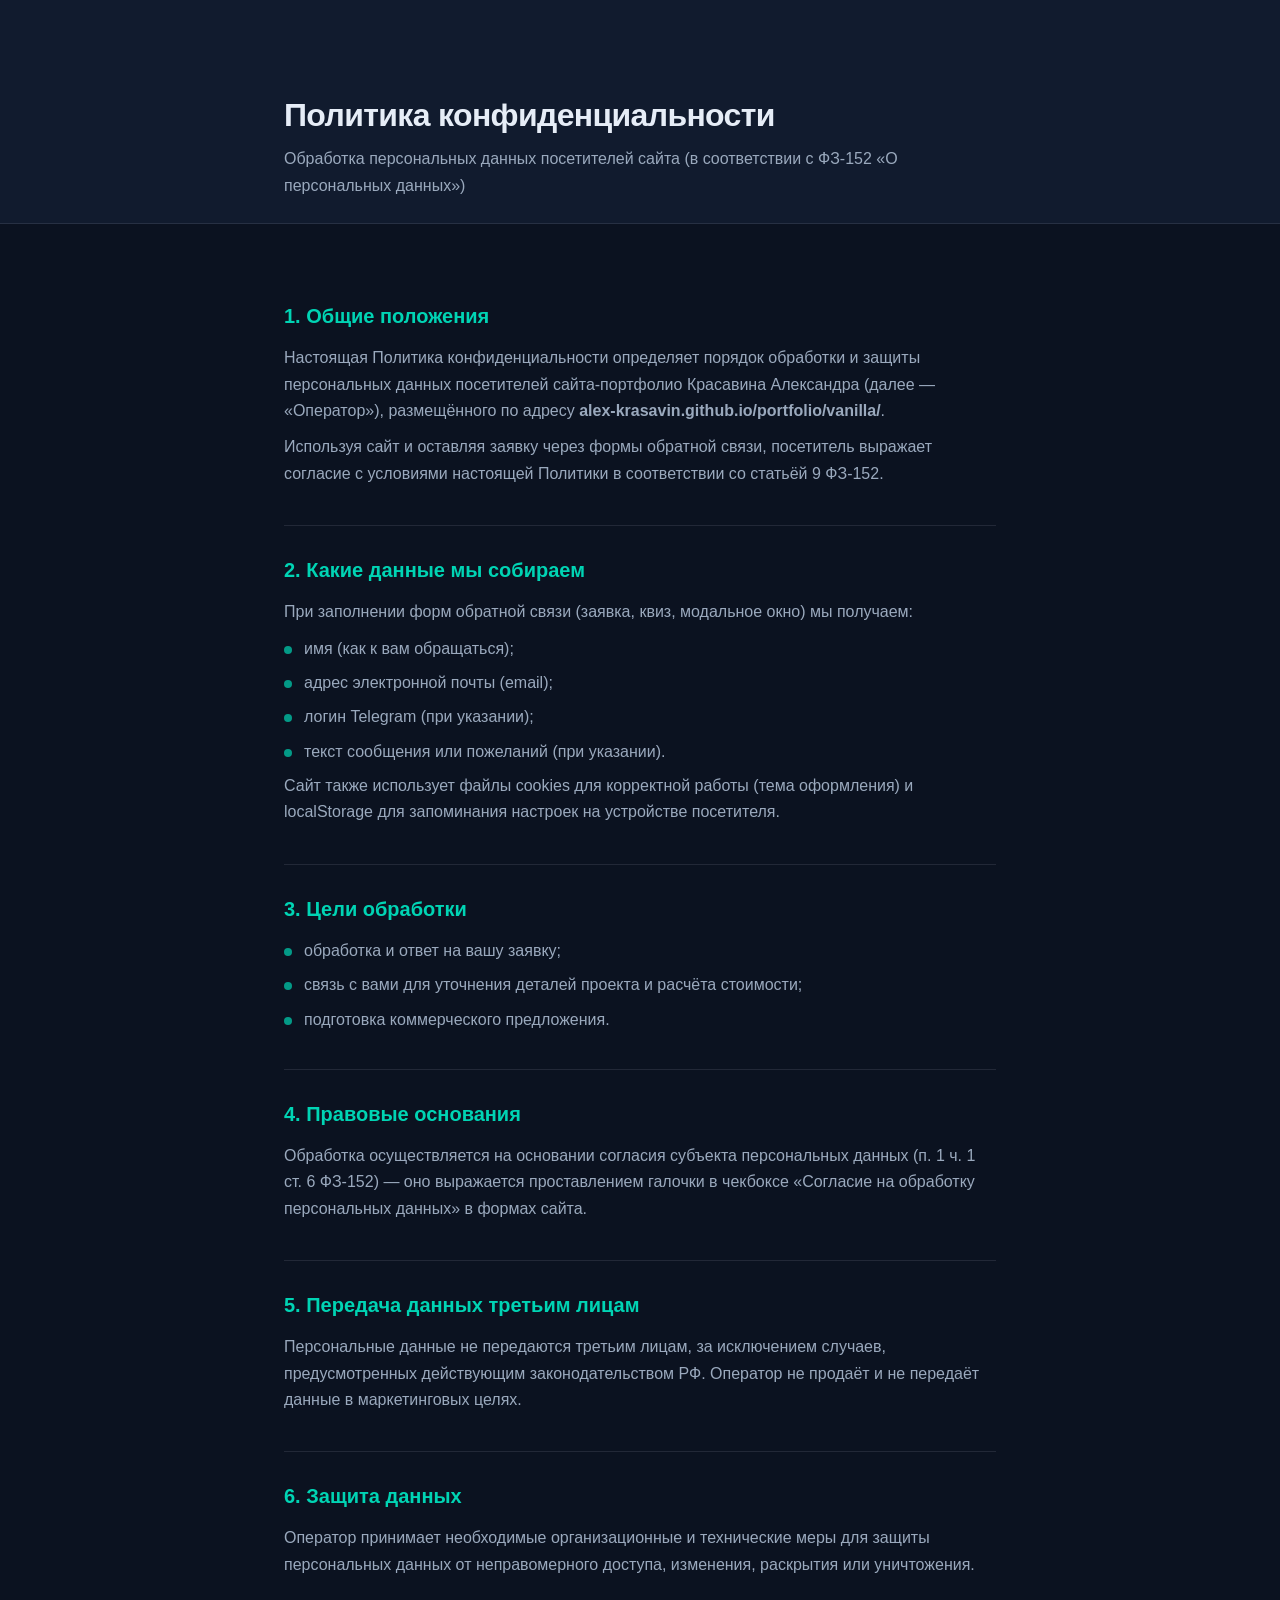
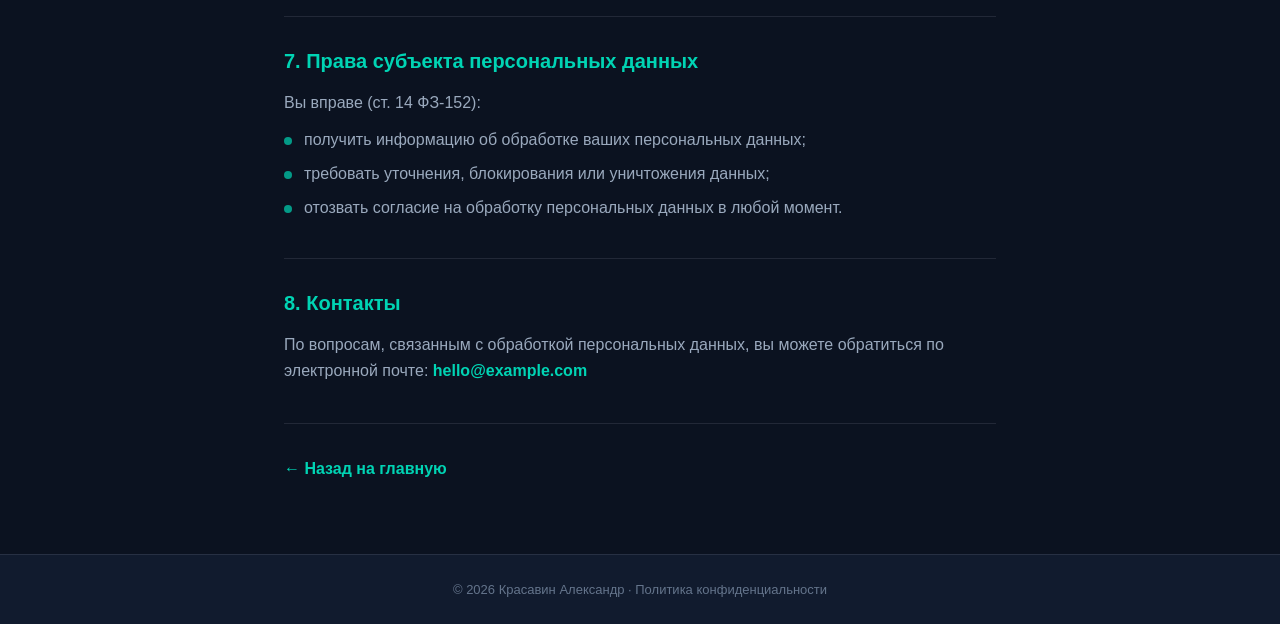
<file: vanilla/privacy.html>
<!DOCTYPE html>
<html lang="ru" data-theme="dark">
<head>
  <meta charset="UTF-8">
  <meta name="viewport" content="width=device-width, initial-scale=1.0">
  <meta name="description" content="Политика конфиденциальности и обработки персональных данных (ФЗ-152) портфолио Красавина Александра.">
  <title>Политика конфиденциальности — Красавин Александр</title>

  <!-- Тема по умолчанию из localStorage (без FOUC, правило 6.5) -->
  <script>
    (function () {
      try {
        var theme = localStorage.getItem('theme') || 'dark';
        document.documentElement.setAttribute('data-theme', theme);
      } catch (e) {
        document.documentElement.setAttribute('data-theme', 'dark');
      }
    })();
  </script>

  <style>
    /* Минимальная загрузка стилей: переиспользуем переменные из style.css */
    :root, [data-theme="dark"] {
      --bg-primary: #0B1220;
      --bg-secondary: #111B2E;
      --bg-card: #16213A;
      --text-primary: #E6EDF7;
      --text-secondary: #9AA9BD;
      --text-muted: #64748B;
      --accent: #00D4B4;
      --accent-hover: #00BFA3;
      --accent-soft: rgba(0, 212, 180, 0.12);
      --border-color: rgba(230, 237, 247, 0.1);
      --shadow-color: rgba(0, 0, 0, 0.4);
    }
    [data-theme="light"] {
      --bg-primary: #F6F9FC;
      --bg-secondary: #EDF2F8;
      --bg-card: #FFFFFF;
      --text-primary: #0B1220;
      --text-secondary: #47566B;
      --text-muted: #64748B;
      --accent: #00BFA3;
      --accent-hover: #009E87;
      --accent-soft: rgba(0, 191, 163, 0.1);
      --border-color: rgba(11, 18, 32, 0.1);
      --shadow-color: rgba(11, 18, 32, 0.08);
    }
    * { box-sizing: border-box; margin: 0; padding: 0; }
    body {
      font-family: "Manrope", "Segoe UI", Arial, sans-serif;
      font-size: 16px;
      line-height: 1.65;
      color: var(--text-primary);
      background-color: var(--bg-primary);
      transition: background-color 0.3s ease, color 0.3s ease;
      -webkit-font-smoothing: antialiased;
    }
    .container { max-width: 760px; margin: 0 auto; padding: 0 24px; }
    .page-top { padding: 96px 0 24px; background-color: var(--bg-secondary); border-bottom: 1px solid var(--border-color); }
    .page-top__inner h1 {
      font-size: 32px;
      font-weight: 700;
      line-height: 1.2;
      letter-spacing: -0.02em;
      margin-bottom: 12px;
    }
    .page-top__inner p { color: var(--text-secondary); }
    .policy { padding: 48px 0 72px; }
    .policy__block { padding: 28px 0; border-bottom: 1px solid var(--border-color); }
    .policy__block:last-child { border-bottom: none; }
    .policy__block h2 { font-size: 20px; margin-bottom: 12px; color: var(--accent); }
    .policy__block p { margin-bottom: 10px; color: var(--text-secondary); }
    .policy__block ul { list-style: none; padding-left: 0; }
    .policy__block li { position: relative; padding-left: 20px; margin-bottom: 8px; color: var(--text-secondary); }
    .policy__block li::before {
      content: "";
      position: absolute;
      left: 0;
      top: 10px;
      width: 8px;
      height: 8px;
      border-radius: 50%;
      background-color: var(--accent);
      opacity: 0.7;
    }
    .back-link {
      display: inline-flex;
      align-items: center;
      gap: 8px;
      margin-top: 32px;
      color: var(--accent);
      font-weight: 600;
      text-decoration: none;
    }
    .back-link:hover { color: var(--accent-hover); }
    .site-footer { padding: 24px 0; background-color: var(--bg-secondary); border-top: 1px solid var(--border-color); text-align: center; }
    .site-footer p { font-size: 13px; color: var(--text-muted); }

    /* Мобильный */
    @media (max-width: 575px) {
      .page-top { padding: 80px 0 20px; }
      .page-top__inner h1 { font-size: 26px; }
      .policy { padding: 32px 0 56px; }
    }
  </style>
</head>
<body>

  <header class="page-top">
    <div class="container page-top__inner">
      <h1>Политика конфиденциальности</h1>
      <p>Обработка персональных данных посетителей сайта (в соответствии с ФЗ-152 «О персональных данных»)</p>
    </div>
  </header>

  <main class="policy">
    <div class="container">

      <section class="policy__block">
        <h2>1. Общие положения</h2>
        <p>
          Настоящая Политика конфиденциальности определяет порядок обработки и защиты персональных данных
          посетителей сайта-портфолио Красавина Александра (далее — «Оператор»), размещённого по адресу
          <strong>alex-krasavin.github.io/portfolio/vanilla/</strong>.
        </p>
        <p>
          Используя сайт и оставляя заявку через формы обратной связи, посетитель выражает согласие
          с условиями настоящей Политики в соответствии со статьёй 9 ФЗ-152.
        </p>
      </section>

      <section class="policy__block">
        <h2>2. Какие данные мы собираем</h2>
        <p>При заполнении форм обратной связи (заявка, квиз, модальное окно) мы получаем:</p>
        <ul>
          <li>имя (как к вам обращаться);</li>
          <li>адрес электронной почты (email);</li>
          <li>логин Telegram (при указании);</li>
          <li>текст сообщения или пожеланий (при указании).</li>
        </ul>
        <p>
          Сайт также использует файлы cookies для корректной работы (тема оформления) и localStorage
          для запоминания настроек на устройстве посетителя.
        </p>
      </section>

      <section class="policy__block">
        <h2>3. Цели обработки</h2>
        <ul>
          <li>обработка и ответ на вашу заявку;</li>
          <li>связь с вами для уточнения деталей проекта и расчёта стоимости;</li>
          <li>подготовка коммерческого предложения.</li>
        </ul>
      </section>

      <section class="policy__block">
        <h2>4. Правовые основания</h2>
        <p>
          Обработка осуществляется на основании согласия субъекта персональных данных
          (п. 1 ч. 1 ст. 6 ФЗ-152) — оно выражается проставлением галочки в чекбоксе
          «Согласие на обработку персональных данных» в формах сайта.
        </p>
      </section>

      <section class="policy__block">
        <h2>5. Передача данных третьим лицам</h2>
        <p>
          Персональные данные не передаются третьим лицам, за исключением случаев, предусмотренных
          действующим законодательством РФ. Оператор не продаёт и не передаёт данные в маркетинговых целях.
        </p>
      </section>

      <section class="policy__block">
        <h2>6. Защита данных</h2>
        <p>
          Оператор принимает необходимые организационные и технические меры для защиты персональных данных
          от неправомерного доступа, изменения, раскрытия или уничтожения.
        </p>
      </section>

      <section class="policy__block">
        <h2>7. Права субъекта персональных данных</h2>
        <p>Вы вправе (ст. 14 ФЗ-152):</p>
        <ul>
          <li>получить информацию об обработке ваших персональных данных;</li>
          <li>требовать уточнения, блокирования или уничтожения данных;</li>
          <li>отозвать согласие на обработку персональных данных в любой момент.</li>
        </ul>
      </section>

      <section class="policy__block">
        <h2>8. Контакты</h2>
        <p>
          По вопросам, связанным с обработкой персональных данных, вы можете обратиться
          по электронной почте: <a href="mailto:hello@example.com" class="back-link" style="margin-top:0;display:inline;">hello@example.com</a>
        </p>
      </section>

      <a href="index.html" class="back-link">← Назад на главную</a>
    </div>
  </main>

  <footer class="site-footer">
    <div class="container">
      <p>&copy; <span id="year">2026</span> Красавин Александр · Политика конфиденциальности</p>
    </div>
  </footer>

  <script>
    document.getElementById('year').textContent = String(new Date().getFullYear());
  </script>
</body>
</html>
</file>
<file: vanilla/css/style.css>
/* ============================================
   КРАСАВИН АЛЕКСАНДР — портфолио
   Этап 1: Каркас (header + hero)
   ============================================ */

/* --- Переменные темы (тёмная по умолчанию) --- */
:root,
[data-theme="dark"] {
  /* Фоны */
  --bg-primary: #0B1220;
  --bg-secondary: #111B2E;
  --bg-card: #16213A;

  /* Текст */
  --text-primary: #E6EDF7;
  --text-secondary: #9AA9BD;
  --text-muted: #64748B;

  /* Акценты */
  --accent: #00D4B4;
  --accent-hover: #00BFA3;
  --accent-soft: rgba(0, 212, 180, 0.12);

  /* Кнопки */
  --btn-primary-text: #0B1220;
  --btn-ghost-border: rgba(230, 237, 247, 0.25);

  /* Границы */
  --border-color: rgba(230, 237, 247, 0.1);

  /* Состояния */
  --shadow-color: rgba(0, 0, 0, 0.4);
  --hover-bg: rgba(255, 255, 255, 0.04);
  --active-bg: rgba(255, 255, 255, 0.08);
}

[data-theme="light"] {
  /* Фоны */
  --bg-primary: #F6F9FC;
  --bg-secondary: #EDF2F8;
  --bg-card: #FFFFFF;

  /* Текст */
  --text-primary: #0B1220;
  --text-secondary: #47566B;
  --text-muted: #64748B;

  /* Акценты */
  --accent: #00BFA3;
  --accent-hover: #009E87;
  --accent-soft: rgba(0, 191, 163, 0.1);

  /* Кнопки */
  --btn-primary-text: #FFFFFF;
  --btn-ghost-border: rgba(11, 18, 32, 0.25);

  /* Границы */
  --border-color: rgba(11, 18, 32, 0.1);

  /* Состояния */
  --shadow-color: rgba(11, 18, 32, 0.08);
  --hover-bg: rgba(11, 18, 32, 0.04);
  --active-bg: rgba(11, 18, 32, 0.08);
}

/* --- Базовые стили --- */
*,
*::before,
*::after {
  box-sizing: border-box;
  margin: 0;
  padding: 0;
}

html {
  scroll-behavior: smooth;
  scroll-padding-top: 88px; /* Компенсация липкой шапки */
}

body {
  font-family: "Manrope", sans-serif;
  font-size: 16px;
  line-height: 1.6;
  color: var(--text-primary);
  background-color: var(--bg-primary);
  transition: background-color 0.3s ease, color 0.3s ease;
  -webkit-font-smoothing: antialiased;
}

img,
svg {
  display: block;
  max-width: 100%;
}

a {
  color: inherit;
  text-decoration: none;
}

ul,
ol {
  list-style: none;
}

button {
  font-family: inherit;
  font-size: inherit;
  border: none;
  background: none;
  cursor: pointer;
  color: inherit;
}

/* --- Контейнер (12-колоночная сетка) --- */
.container {
  max-width: 1200px;
  margin: 0 auto;
  padding: 0 15px;
}

/* --- Кнопки --- */
.btn {
  display: inline-flex;
  align-items: center;
  justify-content: center;
  gap: 8px;
  height: 48px;
  padding: 0 24px;
  border-radius: 12px;
  font-weight: 600;
  font-size: 15px;
  line-height: 1;
  transition: all 0.25s ease;
  white-space: nowrap;
}

.btn--primary {
  background-color: var(--accent);
  color: var(--btn-primary-text);
  box-shadow: 0 2px 8px var(--shadow-color);
}

.btn--primary:hover {
  background-color: var(--accent-hover);
  transform: translateY(-1px);
  box-shadow: 0 4px 16px var(--shadow-color);
}

.btn--primary:active {
  transform: translateY(0);
}

.btn--ghost {
  background-color: transparent;
  color: var(--text-primary);
  border: 1px solid var(--btn-ghost-border);
}

.btn--ghost:hover {
  border-color: var(--accent);
  color: var(--accent);
}

.btn__arrow {
  display: inline-flex;
  align-items: center;
  justify-content: center;
}

/* --- Шапка --- */
.header {
  position: fixed;
  top: 0;
  left: 0;
  right: 0;
  z-index: 100;
  background-color: transparent;
  backdrop-filter: blur(12px);
  transition: background-color 0.3s ease, box-shadow 0.3s ease;
}

/* Липкая шапка после скролла */
.header.is-scrolled {
  background-color: var(--bg-primary);
  box-shadow: 0 1px 0 var(--border-color);
}

.header__inner {
  display: flex;
  align-items: center;
  justify-content: space-between;
  height: 72px;
}

/* Логотип */
.header__logo {
  display: inline-flex;
  align-items: center;
  gap: 12px;
  flex-shrink: 0;
  position: relative;
  z-index: 121; /* поверх открытого меню (.header__nav z-index: 110) */
}

.header__logo-icon {
  display: inline-flex;
  align-items: center;
  justify-content: center;
  width: 40px;
  height: 40px;
  border-radius: 10px;
  background: var(--accent-soft);
  color: var(--accent);
  transition: background-color 0.25s ease;
}

.header__logo:hover .header__logo-icon {
  background: var(--accent);
  color: var(--btn-primary-text);
}

.header__logo-text {
  font-family: "Unbounded", sans-serif;
  font-size: 16px;
  font-weight: 600;
  letter-spacing: -0.02em;
  color: var(--text-primary);
}

.header__logo-accent {
  color: var(--accent);
}

/* Навигация */
.header__nav {
  flex-grow: 1;
}

.header__menu {
  display: flex;
  align-items: center;
  justify-content: space-around;
  gap: 4px;
}

.header__link {
  display: inline-block;
  padding: 10px;
  border-radius: 10px;
  font-size: 15px;
  font-weight: 500;
  color: var(--text-secondary, var(--text-muted));
  white-space: nowrap; /* пункты меню не должны переноситься (задача 3) */
  transition: color 0.2s ease, background-color 0.2s ease;
}

.header__link:hover {
  color: var(--text-primary);
  background-color: var(--hover-bg);
}

.header__link:active {
  background-color: var(--active-bg);
}

/* Правая часть шапки */
.header__actions {
  display: flex;
  align-items: center;
  gap: 8px;
  margin-right: 10px;
}

/* Соцсети */
.header__social {
  display: inline-flex;
  align-items: center;
  justify-content: center;
  width: 40px;
  height: 40px;
  border-radius: 10px;
  color: var(--text-secondary, var(--text-muted));
  transition: color 0.2s ease, background-color 0.2s ease, border-color 0.2s ease;
}

.header__social:hover {
  color: var(--accent);
  background-color: var(--hover-bg);
}

/* Переключатель темы */
.theme-toggle {
  position: relative;
  display: inline-flex;
  align-items: center;
  justify-content: center;
  width: 40px;
  height: 40px;
  border-radius: 10px;
  color: var(--text-secondary, var(--text-muted));
  transition: color 0.2s ease, background-color 0.2s ease;
}

.theme-toggle:hover {
  color: var(--accent);
  background-color: var(--hover-bg);
}

/* Солнце/луна: показываем в зависимости от темы */
.theme-toggle__sun,
.theme-toggle__moon {
  display: inline-flex;
  align-items: center;
  justify-content: center;
  position: absolute;
  top: 50%;
  left: 50%;
  transform: translate(-50%, -50%);
  transition: opacity 0.25s ease, transform 0.25s ease;
}

[data-theme="dark"] .theme-toggle__sun {
  opacity: 0;
  transform: translate(-50%, -50%) rotate(90deg) scale(0.5);
  pointer-events: none;
}

[data-theme="dark"] .theme-toggle__moon {
  opacity: 1;
  transform: translate(-50%, -50%) rotate(0deg) scale(1);
}

[data-theme="light"] .theme-toggle__sun {
  opacity: 1;
  transform: translate(-50%, -50%) rotate(0deg) scale(1);
}

[data-theme="light"] .theme-toggle__moon {
  opacity: 0;
  transform: translate(-50%, -50%) rotate(-90deg) scale(0.5);
  pointer-events: none;
}

/* CTA в шапке */
.header__cta {
  height: 40px;
  padding: 0 20px;
  font-size: 14px;
  position: relative;
  z-index: 121;
}

/* Бургер (скрыт на десктопе) */
.burger {
  display: none;
  position: relative;
  flex-direction: column;
  align-items: center;
  justify-content: center;
  gap: 5px;
  width: 40px;
  height: 40px;
  border-radius: 10px;
  transition: background-color 0.2s ease;
}

.burger:hover {
  background-color: var(--hover-bg);
}

.burger__line {
  display: block;
  width: 18px;
  height: 2px;
  border-radius: 2px;
  background-color: var(--text-primary);
  transition: transform 0.3s ease, opacity 0.3s ease;
}

/* Бургер в состоянии "открыто" (крестик через трансформацию линий) */
.burger.is-open .burger__line:nth-child(1) {
  transform: translateY(7px) rotate(45deg);
}

.burger.is-open .burger__line:nth-child(2) {
  opacity: 0;
}

.burger.is-open .burger__line:nth-child(3) {
  transform: translateY(-7px) rotate(-45deg);
}

/* --- Hero --- */
.hero {
  position: relative;
  min-height: 100vh;
  display: flex;
  align-items: center;
  padding: 120px 0 64px;
  overflow: hidden;
  background:
    radial-gradient(ellipse 600px 400px at 85% 20%, var(--accent-soft), transparent),
    radial-gradient(ellipse 500px 350px at 10% 90%, var(--accent-soft), transparent);
}

.hero__inner {
  display: grid;
  grid-template-columns: 1fr 1fr;
  align-items: center;
  gap: 64px;
}

/* Контент героя */
.hero__subtitle {
  display: inline-flex;
  align-items: center;
  gap: 10px;
  font-size: 14px;
  font-weight: 600;
  letter-spacing: 0.04em;
  text-transform: uppercase;
  color: var(--accent);
  margin-bottom: 24px;
}

.hero__subtitle::before {
  content: "";
  width: 32px;
  height: 2px;
  border-radius: 1px;
  background: var(--accent);
}

.hero__title {
  font-family: "Unbounded", sans-serif;
  font-size: 56px;
  font-weight: 700;
  line-height: 1.1;
  letter-spacing: -0.03em;
  color: var(--text-primary);
  margin-bottom: 24px;
}

.hero__accent {
  background: linear-gradient(90deg, var(--accent), var(--accent-hover));
  -webkit-background-clip: text;
  background-clip: text;
  -webkit-text-fill-color: transparent;
  color: transparent;
}

.hero__text {
  max-width: 520px;
  font-size: 17px;
  line-height: 1.65;
  color: var(--text-secondary, var(--text-muted));
  margin-bottom: 32px;
}

.hero__actions {
  display: flex;
  align-items: center;
  gap: 16px;
  margin-bottom: 48px;
}

/* Мини-метрики */
.hero__stats {
  display: flex;
  gap: 48px;
  padding-top: 32px;
  border-top: 1px solid var(--border-color);
}

.hero__stat {
  display: flex;
  flex-direction: column;
  gap: 4px;
}

.hero__stat-value {
  font-family: "Unbounded", sans-serif;
  font-size: 24px;
  font-weight: 700;
  color: var(--text-primary);
}

.hero__stat-label {
  font-size: 14px;
  color: var(--text-muted);
}

/* Фоновое изображение hero (в стиле дизайна/веб-разработки) */
.hero__bg {
  position: absolute;
  inset: 0;
  z-index: 0;
  pointer-events: none;
  background:
    /* Лёгкая сетка (UI-паттерн) */
    linear-gradient(var(--border-color) 1px, transparent 1px),
    linear-gradient(90deg, var(--border-color) 1px, transparent 1px),
    /* Стилизованные фигуры кода/дизайна */
    radial-gradient(circle at 20% 80%, var(--accent-soft), transparent 40%),
    radial-gradient(circle at 90% 20%, rgba(99, 102, 241, 0.08), transparent 45%);
  background-size: 56px 56px, 56px 56px, 100% 100%, 100% 100%;
  mask-image: radial-gradient(ellipse 80% 70% at 50% 40%, #000 40%, transparent 100%);
  -webkit-mask-image: radial-gradient(ellipse 80% 70% at 50% 40%, #000 40%, transparent 100%);
}

/* Визуальная часть: круглые превью работ (по референсу) */
.hero__visual {
  position: relative;
  /* min-height учитывает две группы 320×320 (320+320=640) + запас на анимацию float */
  min-height: 680px;
  display: flex;
  justify-content: center;
  align-items: center;
}

.hero__visual-group {
  position: absolute;
  width: 320px;
  height: 320px;
  border-radius: 50%;
  background:
    radial-gradient(circle at 30% 30%, rgba(255, 255, 255, 0.08), transparent 60%),
    var(--bg-card);
  border: 1px solid var(--border-color);
  box-shadow: 0 24px 64px var(--shadow-color);
  animation: float 7s ease-in-out infinite;
}

.hero__visual-group--sites {
  top: 0;
  right: 0;
}

.hero__visual-group--infographics {
  bottom: 0;
  left: 0;
  animation-delay: 1.5s;
}

@keyframes float {
  0%, 100% { transform: translateY(0); }
  50% { transform: translateY(-12px); }
}

/* Метка группы */
.hero__circle-label {
  position: absolute;
  top: 50%;
  left: 50%;
  transform: translate(-50%, -50%);
  font-family: "Unbounded", sans-serif;
  font-size: 18px;
  font-weight: 600;
  color: var(--text-primary);
  z-index: 1;
}

.hero__circle-label--infographic {
  color: var(--accent);
}

/* Круги-миниатюры (превью работ: сайты и инфографика) */
.hero__circle {
  position: absolute;
  width: 64px;
  height: 64px;
  border-radius: 50%;
  background-color: var(--hover-bg);
  border: 2px solid var(--border-color);
  background-image:
    linear-gradient(135deg, var(--accent-soft), transparent),
    linear-gradient(45deg, var(--bg-secondary), var(--bg-card));
  transition: transform 0.3s ease, border-color 0.3s ease;
}

.hero__visual-group:hover .hero__circle {
  border-color: var(--accent);
}

.hero__circle--1 { top: 20px; left: 60px; }
.hero__circle--2 { top: 90px; right: 30px; width: 80px; height: 80px; animation: float 5s ease-in-out infinite; }
.hero__circle--3 { bottom: 40px; left: 120px; }
.hero__circle--4 { top: 30px; right: 70px; }
.hero__circle--5 { bottom: 65px; left: 40px; width: 80px; height: 80px; animation: float 5s ease-in-out infinite; }
.hero__circle--6 { bottom: 20px; right: 100px; }

/* Ссылки-круги: кликабельные миниатюры будущих работ */
.hero__circle--link {
  display: inline-flex;
  align-items: center;
  justify-content: center;
  cursor: pointer;
  background-image:
    linear-gradient(135deg, var(--accent-soft), transparent),
    linear-gradient(45deg, var(--bg-secondary), var(--bg-card));
}

.hero__circle--link:hover {
  border-color: var(--accent);
  transform: scale(1.08);
}

/* Плавающий бейдж */
.hero__badge {
  position: absolute;
  display: flex;
  align-items: center;
  gap: 10px;
  padding: 10px 16px;
  background-color: var(--bg-card);
  border: 1px solid var(--border-color);
  border-radius: 12px;
  box-shadow: 0 8px 24px var(--shadow-color);
  bottom: 16px;
  right: 0;
  z-index: 2;
  animation: float 6s ease-in-out infinite;
}

.hero__badge-icon {
  display: inline-flex;
  align-items: center;
  justify-content: center;
  width: 32px;
  height: 32px;
  border-radius: 8px;
  background-color: var(--accent-soft);
  color: var(--accent);
}

.hero__badge-title {
  font-weight: 700;
  font-size: 14px;
  color: var(--text-primary);
  line-height: 1.2;
}

.hero__badge-caption {
  font-size: 12px;
  color: var(--text-muted);
  line-height: 1.2;
}

/* --- Секция "Квиз" (собирает ТЗ) --- */
.quiz {
  padding: 96px 0;
  background-color: var(--bg-primary);
}

.quiz__head {
  max-width: 640px;
  margin: 0 auto 48px;
  text-align: center;
}

.quiz__subtitle {
  font-size: 14px;
  font-weight: 600;
  letter-spacing: 0.04em;
  text-transform: uppercase;
  color: var(--accent);
  margin-bottom: 16px;
}

.quiz__title {
  font-family: "Unbounded", sans-serif;
  font-size: 36px;
  font-weight: 700;
  line-height: 1.2;
  letter-spacing: -0.02em;
  margin-bottom: 16px;
}

.quiz__text {
  font-size: 16px;
  color: var(--text-secondary);
}

.quiz__form {
  max-width: 640px;
  margin: 0 auto;
  background-color: var(--bg-card);
  border: 1px solid var(--border-color);
  border-radius: 24px;
  padding: 40px;
  box-shadow: 0 16px 48px var(--shadow-color);
}

/* Прогресс-бар квиза */
.quiz__progress {
  position: relative;
  height: 8px;
  border-radius: 4px;
  background-color: var(--bg-secondary);
  overflow: hidden;
  margin-bottom: 32px;
}

.quiz__progress-fill {
  display: block;
  height: 100%;
  border-radius: 4px;
  background: linear-gradient(90deg, var(--accent), var(--accent-hover));
  transition: width 0.35s ease;
}

.quiz__progress-count {
  position: absolute;
  top: -2px;
  right: 0;
  transform: translateY(-100%);
  font-size: 13px;
  color: var(--text-muted);
}

/* Шаги квиза (показываются по одному) */
.quiz__step {
  margin-bottom: 32px;
}

.quiz__question {
  font-weight: 600;
  font-size: 17px;
  margin-bottom: 16px;
}

.quiz__options {
  display: grid;
  gap: 12px;
}

.quiz__option {
  display: flex;
  align-items: center;
  gap: 12px;
  padding: 14px 16px;
  border: 1px solid var(--border-color);
  border-radius: 12px;
  cursor: pointer;
  transition: border-color 0.25s ease, background-color 0.25s ease;
}

.quiz__option:hover {
  border-color: var(--accent);
  background-color: var(--accent-soft);
}

.quiz__option:has(input:checked) {
  border-color: var(--accent);
  background-color: var(--accent-soft);
}

.quiz__option input {
  accent-color: var(--accent);
  width: 18px;
  height: 18px;
}

.quiz__field {
  display: block;
}

.quiz__label {
  display: block;
  font-size: 14px;
  color: var(--text-muted);
  margin-bottom: 8px;
}

.quiz__input {
  width: 100%;
  height: 52px;
  padding: 0 16px;
  background-color: var(--bg-secondary);
  border: 1px solid var(--border-color);
  border-radius: 12px;
  color: var(--text-primary);
  font-family: inherit;
  font-size: 16px;
  transition: border-color 0.25s ease;
}

.quiz__input:focus {
  outline: none;
  border-color: var(--accent);
}

.quiz__hint {
  margin-top: 12px;
  font-size: 13px;
  color: var(--text-muted);
}

/* Текстовое поле описания пожеланий (необязательное) */
.quiz__field--textarea {
  margin-top: 20px;
}

.quiz__label-optional {
  font-weight: 400;
  font-size: 12px;
  color: var(--text-muted);
  opacity: 0.8;
}

.quiz__textarea {
  display: block;
  width: 100%;
  min-height: 120px;
  padding: 12px 16px;
  background-color: var(--bg-secondary);
  border: 1px solid var(--border-color);
  border-radius: 12px;
  color: var(--text-primary);
  font-family: inherit;
  font-size: 16px;
  line-height: 1.5;
  resize: none; /* запрещаем изменение размера */
  transition: border-color 0.25s ease;
}

.quiz__textarea:focus {
  outline: none;
  border-color: var(--accent);
}

.quiz__textarea::placeholder {
  color: var(--text-muted);
  opacity: 0.7;
}

.quiz__textarea-counter {
  display: block;
  margin-top: 6px;
  font-size: 12px;
  color: var(--text-muted);
  text-align: right;
}

.quiz__consent {
  display: flex;
  align-items: flex-start;
  gap: 10px;
  cursor: pointer;
  margin-bottom: 24px;
  font-size: 13px;
  color: var(--text-secondary);
}

.quiz__consent input {
  accent-color: var(--accent);
  width: 16px;
  height: 16px;
  flex-shrink: 0;
  margin-top: 2px;
}

/* Управление квизом: Далее / Назад / Отправить */
.quiz__controls {
  display: flex;
  justify-content: space-between;
  gap: 12px;
}

.quiz__controls .btn {
  flex: 1;
}

/* Неактивные кнопки навигации/отправки (до заполнения шага) */
.quiz__controls .btn:disabled {
  opacity: 0.5;
  cursor: not-allowed;
  pointer-events: none;
}

.quiz__control {
  display: none;
}

.quiz__note {
  margin-top: 16px;
  font-size: 14px;
  color: var(--accent);
  text-align: center;
}

.quiz__note.is-error {
  color: #EF4444;
}

/* --- Секция "Услуги" --- */
.services {
  padding: 96px 0;
  background-color: var(--bg-primary);
}

.services__head {
  max-width: 640px;
  margin: 0 auto 56px;
  text-align: center;
}

.services__subtitle {
  font-size: 14px;
  font-weight: 600;
  letter-spacing: 0.04em;
  text-transform: uppercase;
  color: var(--accent);
  margin-bottom: 16px;
}

.services__title {
  font-family: "Unbounded", sans-serif;
  font-size: 36px;
  font-weight: 700;
  line-height: 1.2;
  letter-spacing: -0.02em;
  margin-bottom: 16px;
}

.services__text {
  font-size: 16px;
  color: var(--text-secondary);
}

/* Сетка карточек услуг: 2 колонки на десктопе */
.services__grid {
  display: grid;
  grid-template-columns: repeat(2, 1fr);
  gap: 24px;
}

.services__card {
  display: flex;
  flex-direction: column;
  padding: 32px;
  background-color: var(--bg-card);
  border: 1px solid var(--border-color);
  border-radius: 24px;
  transition: transform 0.3s ease, border-color 0.3s ease, box-shadow 0.3s ease;
}

.services__card:hover {
  transform: translateY(-4px);
  border-color: var(--accent);
  box-shadow: 0 16px 48px var(--shadow-color);
}

.services__icon {
  display: inline-flex;
  align-items: center;
  justify-content: center;
  width: 56px;
  height: 56px;
  margin-bottom: 24px;
  border-radius: 14px;
  background-color: var(--accent-soft);
  color: var(--accent);
}

.services__card-title {
  font-family: "Unbounded", sans-serif;
  font-size: 20px;
  font-weight: 600;
  line-height: 1.3;
  margin-bottom: 12px;
  color: var(--text-primary);
}

.services__card-text {
  font-size: 15px;
  line-height: 1.6;
  color: var(--text-secondary);
  margin-bottom: 20px;
}

.services__features {
  display: flex;
  flex-direction: column;
  gap: 10px;
  margin-bottom: 24px;
}

.services__feature {
  position: relative;
  padding-left: 24px;
  font-size: 14px;
  color: var(--text-secondary);
}

/* Галочка вместо текстового символа (правило: иконки только через CSS/SVG) */
.services__feature::before {
  content: "";
  position: absolute;
  top: 50%;
  left: 0;
  width: 16px;
  height: 16px;
  transform: translateY(-50%);
  border-radius: 50%;
  background-color: var(--accent-soft);
}

.services__feature::after {
  content: "";
  position: absolute;
  top: 50%;
  left: 5px;
  width: 6px;
  height: 4px;
  transform: translateY(-65%) rotate(-45deg);
  border-left: 1.5px solid var(--accent);
  border-bottom: 1.5px solid var(--accent);
}

.services__link {
  display: inline-flex;
  align-items: center;
  gap: 8px;
  margin-top: auto;
  font-size: 15px;
  font-weight: 600;
  color: var(--accent);
  transition: gap 0.25s ease;
}

.services__link-arrow {
  display: inline-flex;
  align-items: center;
  justify-content: center;
  transition: transform 0.25s ease;
}

.services__link:hover {
  gap: 12px;
}

.services__link:hover .services__link-arrow {
  transform: translateX(2px);
}

/* --- Секция "Работы" --- */
.work {
  padding: 96px 0;
  background-color: var(--bg-secondary);
}

.work__head {
  max-width: 640px;
  margin: 0 auto 56px;
  text-align: center;
}

.work__subtitle {
  font-size: 14px;
  font-weight: 600;
  letter-spacing: 0.04em;
  text-transform: uppercase;
  color: var(--accent);
  margin-bottom: 16px;
}

.work__title {
  font-family: "Unbounded", sans-serif;
  font-size: 36px;
  font-weight: 700;
  line-height: 1.2;
  letter-spacing: -0.02em;
  margin-bottom: 16px;
}

.work__text {
  font-size: 16px;
  color: var(--text-secondary);
}

.work__grid {
  display: grid;
  grid-template-columns: repeat(3, 1fr);
  gap: 24px;
}

.work__card {
  display: flex;
  flex-direction: column;
  background-color: var(--bg-card);
  border: 1px solid var(--border-color);
  border-radius: 24px;
  overflow: hidden;
  transition: transform 0.3s ease, border-color 0.3s ease, box-shadow 0.3s ease;
}

.work__card:hover {
  transform: translateY(-4px);
  border-color: var(--accent);
  box-shadow: 0 16px 48px var(--shadow-color);
}

.work__preview {
  position: relative;
  aspect-ratio: 16 / 10;
  display: flex;
  align-items: center;
  justify-content: center;
  background:
    linear-gradient(135deg, var(--accent-soft), transparent),
    linear-gradient(45deg, var(--bg-secondary), var(--bg-card));
  border-bottom: 1px solid var(--border-color);
}

.work__preview-icon {
  display: inline-flex;
  align-items: center;
  justify-content: center;
  color: var(--accent);
  opacity: 0.7;
}

.work__body {
  display: flex;
  flex-direction: column;
  padding: 24px;
  flex: 1;
}

.work__tag {
  align-self: flex-start;
  padding: 4px 10px;
  margin-bottom: 12px;
  border-radius: 8px;
  font-size: 12px;
  font-weight: 600;
  color: var(--accent);
  background-color: var(--accent-soft);
}

.work__card-title {
  font-family: "Unbounded", sans-serif;
  font-size: 18px;
  font-weight: 600;
  line-height: 1.3;
  margin-bottom: 8px;
  color: var(--text-primary);
}

.work__card-text {
  font-size: 14px;
  line-height: 1.6;
  color: var(--text-secondary);
  margin-bottom: 20px;
}

.work__link {
  display: inline-flex;
  align-items: center;
  gap: 8px;
  margin-top: auto;
  font-size: 15px;
  font-weight: 600;
  color: var(--accent);
  transition: gap 0.25s ease;
}

.work__link-arrow {
  display: inline-flex;
  align-items: center;
  justify-content: center;
  transition: transform 0.25s ease;
}

.work__link:hover {
  gap: 12px;
}

.work__link:hover .work__link-arrow {
  transform: translateX(2px);
}

/* --- Секция "Почему я" --- */
.why {
  padding: 96px 0;
  background-color: var(--bg-primary);
}

.why__inner {
  display: grid;
  grid-template-columns: 1.2fr 1fr;
  gap: 64px;
  align-items: start;
}

.why__subtitle {
  font-size: 14px;
  font-weight: 600;
  letter-spacing: 0.04em;
  text-transform: uppercase;
  color: var(--accent);
  margin-bottom: 16px;
}

.why__title {
  font-family: "Unbounded", sans-serif;
  font-size: 36px;
  font-weight: 700;
  line-height: 1.2;
  letter-spacing: -0.02em;
  margin-bottom: 20px;
}

.why__text {
  font-size: 17px;
  line-height: 1.65;
  color: var(--text-secondary);
  margin-bottom: 32px;
}

.why__list {
  display: flex;
  flex-direction: column;
  gap: 24px;
}

.why__item {
  display: flex;
  gap: 16px;
  align-items: flex-start;
}

.why__item-icon {
  display: inline-flex;
  align-items: center;
  justify-content: center;
  width: 40px;
  height: 40px;
  flex-shrink: 0;
  border-radius: 10px;
  background-color: var(--accent-soft);
  color: var(--accent);
}

.why__item-title {
  font-size: 17px;
  font-weight: 700;
  color: var(--text-primary);
  margin-bottom: 4px;
}

.why__item-text {
  font-size: 15px;
  line-height: 1.6;
  color: var(--text-secondary);
}

.why__stats {
  display: grid;
  grid-template-columns: 1fr 1fr;
  gap: 16px;
}

.why__stat-card {
  display: flex;
  flex-direction: column;
  gap: 8px;
  padding: 28px 24px;
  background-color: var(--bg-card);
  border: 1px solid var(--border-color);
  border-radius: 20px;
  transition: border-color 0.3s ease, box-shadow 0.3s ease;
}

.why__stat-card:hover {
  border-color: var(--accent);
  box-shadow: 0 12px 32px var(--shadow-color);
}

.why__stat-value {
  font-family: "Unbounded", sans-serif;
  font-size: 32px;
  font-weight: 700;
  color: var(--accent);
  line-height: 1;
}

.why__stat-label {
  font-size: 14px;
  color: var(--text-muted);
}

/* --- Секция "Как я работаю" --- */
.process {
  padding: 96px 0;
  background-color: var(--bg-secondary);
}

.process__head {
  max-width: 640px;
  margin: 0 auto 56px;
  text-align: center;
}

.process__subtitle {
  font-size: 14px;
  font-weight: 600;
  letter-spacing: 0.04em;
  text-transform: uppercase;
  color: var(--accent);
  margin-bottom: 16px;
}

.process__title {
  font-family: "Unbounded", sans-serif;
  font-size: 36px;
  font-weight: 700;
  line-height: 1.2;
  letter-spacing: -0.02em;
  margin-bottom: 16px;
}

.process__text {
  font-size: 16px;
  color: var(--text-secondary);
}

.process__list {
  display: grid;
  grid-template-columns: repeat(3, 1fr);
  gap: 24px;
}

.process__step {
  display: flex;
  flex-direction: column;
  padding: 32px 24px;
  background-color: var(--bg-card);
  border: 1px solid var(--border-color);
  border-radius: 20px;
  transition: transform 0.3s ease, border-color 0.3s ease;
}

.process__step:hover {
  transform: translateY(-4px);
  border-color: var(--accent);
}

.process__step-num {
  font-family: "Unbounded", sans-serif;
  font-size: 28px;
  font-weight: 700;
  color: var(--accent);
  margin-bottom: 16px;
  opacity: 0.85;
}

.process__step-title {
  font-family: "Unbounded", sans-serif;
  font-size: 18px;
  font-weight: 600;
  line-height: 1.3;
  margin-bottom: 8px;
  color: var(--text-primary);
}

.process__step-text {
  font-size: 14px;
  line-height: 1.6;
  color: var(--text-secondary);
}

/* --- Секция "Навыки" --- */
.skills {
  padding: 96px 0;
  background-color: var(--bg-primary);
}

.skills__head {
  max-width: 640px;
  margin: 0 auto 56px;
  text-align: center;
}

.skills__subtitle {
  font-size: 14px;
  font-weight: 600;
  letter-spacing: 0.04em;
  text-transform: uppercase;
  color: var(--accent);
  margin-bottom: 16px;
}

.skills__title {
  font-family: "Unbounded", sans-serif;
  font-size: 36px;
  font-weight: 700;
  line-height: 1.2;
  letter-spacing: -0.02em;
  margin-bottom: 16px;
}

.skills__text {
  font-size: 16px;
  color: var(--text-secondary);
}

/* Сетка навыков: карточки-плитки */
.skills__grid {
  display: grid;
  grid-template-columns: repeat(3, 1fr);
  gap: 24px;
}

.skills__item {
  display: flex;
  flex-direction: column;
  align-items: flex-start;
  padding: 28px 24px;
  background-color: var(--bg-card);
  border: 1px solid var(--border-color);
  border-radius: 20px;
  transition: transform 0.3s ease, border-color 0.3s ease, box-shadow 0.3s ease;
}

.skills__item:hover {
  transform: translateY(-4px);
  border-color: var(--accent);
  box-shadow: 0 12px 32px var(--shadow-color);
}

.skills__icon {
  display: inline-flex;
  align-items: center;
  justify-content: center;
  width: 48px;
  height: 48px;
  margin-bottom: 20px;
  border-radius: 12px;
  background-color: var(--accent-soft);
  color: var(--accent);
}

.skills__name {
  font-family: "Unbounded", sans-serif;
  font-size: 17px;
  font-weight: 600;
  color: var(--text-primary);
  margin-bottom: 8px;
}

.skills__level {
  font-size: 14px;
  line-height: 1.55;
  color: var(--text-muted);
}

/* --- Секция "Обо мне" --- */
.about {
  padding: 96px 0;
  background-color: var(--bg-secondary);
}

.about__inner {
  display: grid;
  grid-template-columns: 1.2fr 1fr;
  gap: 64px;
  align-items: start;
}

.about__subtitle {
  font-size: 14px;
  font-weight: 600;
  letter-spacing: 0.04em;
  text-transform: uppercase;
  color: var(--accent);
  margin-bottom: 16px;
}

.about__title {
  font-family: "Unbounded", sans-serif;
  font-size: 36px;
  font-weight: 700;
  line-height: 1.2;
  letter-spacing: -0.02em;
  margin-bottom: 20px;
}

.about__text {
  font-size: 16px;
  line-height: 1.65;
  color: var(--text-secondary);
  margin-bottom: 20px;
}

.about__text:last-child {
  margin-bottom: 0;
}

/* Цифры-факты */
.about__facts {
  display: flex;
  flex-direction: column;
  gap: 16px;
}

.about__fact {
  display: flex;
  flex-direction: column;
  gap: 8px;
  padding: 28px 24px;
  background-color: var(--bg-card);
  border: 1px solid var(--border-color);
  border-radius: 20px;
  transition: border-color 0.3s ease, box-shadow 0.3s ease;
}

.about__fact:hover {
  border-color: var(--accent);
  box-shadow: 0 12px 32px var(--shadow-color);
}

.about__fact-value {
  font-family: "Unbounded", sans-serif;
  font-size: 28px;
  font-weight: 700;
  color: var(--accent);
  line-height: 1;
}

.about__fact-label {
  font-size: 14px;
  color: var(--text-muted);
}

/* --- Секция "Контакты" --- */
.contacts {
  padding: 96px 0;
  background-color: var(--bg-primary);
}

.contacts__inner {
  display: grid;
  grid-template-columns: 1fr 1fr;
  gap: 64px;
  align-items: start;
}

.contacts__subtitle {
  font-size: 14px;
  font-weight: 600;
  letter-spacing: 0.04em;
  text-transform: uppercase;
  color: var(--accent);
  margin-bottom: 16px;
}

.contacts__title {
  font-family: "Unbounded", sans-serif;
  font-size: 36px;
  font-weight: 700;
  line-height: 1.2;
  letter-spacing: -0.02em;
  margin-bottom: 20px;
  color: var(--text-primary);
}

.contacts__text {
  font-size: 16px;
  line-height: 1.65;
  color: var(--text-secondary);
  margin-bottom: 32px;
}

.contacts__list {
  display: flex;
  flex-direction: column;
  gap: 20px;
}

.contacts__item {
  display: flex;
  flex-direction: column;
  gap: 4px;
}

.contacts__item-label {
  font-size: 13px;
  font-weight: 600;
  letter-spacing: 0.03em;
  text-transform: uppercase;
  color: var(--text-muted);
}

.contacts__link {
  font-size: 18px;
  font-weight: 600;
  color: var(--text-primary);
  transition: color 0.2s ease;
}

.contacts__link:hover {
  color: var(--accent);
}

/* Форма заявки */
.contacts__form {
  display: flex;
  flex-direction: column;
  gap: 20px;
  padding: 40px;
  background-color: var(--bg-card);
  border: 1px solid var(--border-color);
  border-radius: 24px;
  box-shadow: 0 16px 48px var(--shadow-color);
}

.contacts__form-title {
  font-family: "Unbounded", sans-serif;
  font-size: 22px;
  font-weight: 600;
  line-height: 1.3;
  color: var(--text-primary);
  margin-bottom: 4px;
}

.contacts__field {
  display: block;
}

.contacts__label {
  display: block;
  font-size: 14px;
  color: var(--text-muted);
  margin-bottom: 8px;
}

.contacts__input,
.contacts__textarea {
  width: 100%;
  padding: 0 16px;
  background-color: var(--bg-secondary);
  border: 1px solid var(--border-color);
  border-radius: 12px;
  color: var(--text-primary);
  font-family: inherit;
  font-size: 16px;
  transition: border-color 0.25s ease;
}

.contacts__input {
  height: 52px;
}

.contacts__textarea {
  display: block;
  min-height: 120px;
  padding: 12px 16px;
  line-height: 1.5;
  resize: none;
}

.contacts__input:focus,
.contacts__textarea:focus {
  outline: none;
  border-color: var(--accent);
}

.contacts__input::placeholder,
.contacts__textarea::placeholder {
  color: var(--text-muted);
  opacity: 0.7;
}

/* Согласие ПДн */
.contacts__consent {
  display: flex;
  align-items: flex-start;
  gap: 10px;
  cursor: pointer;
  font-size: 13px;
  line-height: 1.5;
  color: var(--text-secondary);
}

.contacts__consent input {
  accent-color: var(--accent);
  width: 16px;
  height: 16px;
  flex-shrink: 0;
  margin-top: 2px;
}

.contacts__submit {
  width: 100%;
}

.contacts__note {
  min-height: 20px;
  font-size: 14px;
  color: var(--accent);
  text-align: center;
}

.contacts__note.is-error {
  color: #EF4444;
}

/* --- Honeypot-поля (скрытая ловушка против спам-ботов, правило 9.4) --- */
.contacts__honeypot,
.modal__honeypot {
  position: absolute;
  left: -9999px;
  top: -9999px;
  width: 1px;
  height: 1px;
  opacity: 0;
  pointer-events: none;
}

/* --- Модальное окно --- */
.modal {
  position: fixed;
  inset: 0;
  z-index: 200;
  display: flex;
  align-items: center;
  justify-content: center;
  padding: 24px;
}

.modal[hidden] {
  display: none;
}

.modal__overlay {
  position: absolute;
  inset: 0;
  background-color: rgba(11, 18, 32, 0.6);
  backdrop-filter: blur(4px);
}

.modal__dialog {
  position: relative;
  width: 100%;
  max-width: 480px;
  max-height: calc(100vh - 48px);
  overflow-y: auto;
  background-color: var(--bg-card);
  border: 1px solid var(--border-color);
  border-radius: 24px;
  box-shadow: 0 24px 80px var(--shadow-color);
  padding: 40px;
}

/* Крестик закрытия — строго по центру, через SVG (правило 11.4) */
.modal__close {
  position: absolute;
  top: 16px;
  right: 16px;
  display: inline-flex;
  align-items: center;
  justify-content: center;
  width: 40px;
  height: 40px;
  border-radius: 10px;
  color: var(--text-muted);
  transition: color 0.2s ease, background-color 0.2s ease, transform 0.2s ease;
}

.modal__close:hover {
  color: var(--accent);
  background-color: var(--hover-bg);
}

.modal__content h3 {
  font-family: "Unbounded", sans-serif;
  font-size: 24px;
  font-weight: 700;
  line-height: 1.3;
  color: var(--text-primary);
  margin-bottom: 12px;
}

.modal__text {
  font-size: 15px;
  line-height: 1.6;
  color: var(--text-secondary);
  margin-bottom: 28px;
}

.modal__form {
  display: flex;
  flex-direction: column;
  gap: 20px;
}

.modal__field {
  display: block;
}

.modal__label {
  display: block;
  font-size: 14px;
  color: var(--text-muted);
  margin-bottom: 8px;
}

.modal__input {
  width: 100%;
  height: 52px;
  padding: 0 16px;
  background-color: var(--bg-secondary);
  border: 1px solid var(--border-color);
  border-radius: 12px;
  color: var(--text-primary);
  font-family: inherit;
  font-size: 16px;
  transition: border-color 0.25s ease;
}

.modal__input:focus {
  outline: none;
  border-color: var(--accent);
}

.modal__input::placeholder {
  color: var(--text-muted);
  opacity: 0.7;
}

.modal__consent {
  display: flex;
  align-items: flex-start;
  gap: 10px;
  cursor: pointer;
  font-size: 13px;
  line-height: 1.5;
  color: var(--text-secondary);
}

.modal__consent input {
  accent-color: var(--accent);
  width: 16px;
  height: 16px;
  flex-shrink: 0;
  margin-top: 2px;
}

.modal__submit {
  width: 100%;
}

.modal__note {
  min-height: 20px;
  font-size: 14px;
  color: var(--accent);
  text-align: center;
}

.modal__note.is-error {
  color: #EF4444;
}

/* --- Секция "Отзывы" --- */
.reviews {
  padding: 96px 0;
  background-color: var(--bg-primary);
}

.reviews__head {
  max-width: 640px;
  margin: 0 auto 56px;
  text-align: center;
}

.reviews__subtitle {
  font-size: 14px;
  font-weight: 600;
  letter-spacing: 0.04em;
  text-transform: uppercase;
  color: var(--accent);
  margin-bottom: 16px;
}

.reviews__title {
  font-family: "Unbounded", sans-serif;
  font-size: 36px;
  font-weight: 700;
  line-height: 1.2;
  letter-spacing: -0.02em;
}

.reviews__grid {
  display: grid;
  grid-template-columns: repeat(3, 1fr);
  gap: 24px;
}

.reviews__card {
  display: flex;
  flex-direction: column;
  padding: 32px;
  background-color: var(--bg-card);
  border: 1px solid var(--border-color);
  border-radius: 20px;
  transition: transform 0.3s ease, border-color 0.3s ease, box-shadow 0.3s ease;
}

.reviews__card:hover {
  transform: translateY(-4px);
  border-color: var(--accent);
  box-shadow: 0 12px 32px var(--shadow-color);
}

.reviews__text {
  flex: 1;
  font-size: 15px;
  line-height: 1.65;
  color: var(--text-primary);
  margin-bottom: 24px;
}

.reviews__author {
  display: flex;
  align-items: center;
  gap: 12px;
}

.reviews__avatar {
  display: inline-flex;
  align-items: center;
  justify-content: center;
  width: 44px;
  height: 44px;
  flex-shrink: 0;
  border-radius: 50%;
  background: linear-gradient(135deg, var(--accent), var(--accent-hover));
  color: var(--btn-primary-text);
  font-family: "Unbounded", sans-serif;
  font-size: 14px;
  font-weight: 700;
  letter-spacing: 0.02em;
}

.reviews__name {
  display: block;
  font-size: 15px;
  font-weight: 700;
  color: var(--text-primary);
}

.reviews__role {
  display: block;
  font-size: 13px;
  color: var(--text-muted);
}

/* --- Секция "FAQ" --- */
.faq {
  padding: 96px 0;
  background-color: var(--bg-secondary);
}

.faq__head {
  max-width: 640px;
  margin: 0 auto 48px;
  text-align: center;
}

.faq__subtitle {
  font-size: 14px;
  font-weight: 600;
  letter-spacing: 0.04em;
  text-transform: uppercase;
  color: var(--accent);
  margin-bottom: 12px;
}

.faq__title {
  font-family: "Unbounded", sans-serif;
  font-size: 38px;
  font-weight: 700;
  line-height: 1.2;
  color: var(--text-primary);
}

.faq__list {
  max-width: 720px;
  margin: 0 auto;
  display: grid;
  gap: 12px;
}

.faq__item {
  border: 1px solid var(--border-color);
  border-radius: 16px;
  background-color: var(--bg-secondary);
  overflow: hidden;
  transition: border-color 0.3s ease, box-shadow 0.3s ease;
}

.faq__item:hover {
  border-color: var(--accent);
}

.faq__item.is-open {
  border-color: var(--accent);
  box-shadow: 0 8px 24px rgba(0, 0, 0, 0.08);
}

.faq__question {
  display: flex;
  align-items: center;
  justify-content: space-between;
  gap: 16px;
  width: 100%;
  padding: 20px 24px;
  background: none;
  border: none;
  cursor: pointer;
  text-align: left;
  font-family: inherit;
  font-size: 16px;
  font-weight: 600;
  color: var(--text-primary);
}

.faq__question:hover {
  color: var(--accent);
}

.faq__icon {
  position: relative;
  flex-shrink: 0;
  width: 24px;
  height: 24px;
  border-radius: 50%;
  border: 1.5px solid var(--border-color);
  transition: transform 0.3s ease, border-color 0.3s ease, background-color 0.3s ease;
}

.faq__icon::before,
.faq__icon::after {
  content: "";
  position: absolute;
  top: 50%;
  left: 50%;
  transform: translate(-50%, -50%);
  background-color: var(--text-primary);
  transition: background-color 0.3s ease;
}

.faq__icon::before {
  width: 10px;
  height: 1.5px;
}

.faq__icon::after {
  width: 1.5px;
  height: 10px;
}

.faq__question[aria-expanded="true"] .faq__icon {
  transform: rotate(45deg);
  border-color: var(--accent);
  background-color: var(--accent);
}

.faq__question[aria-expanded="true"] .faq__icon::before,
.faq__question[aria-expanded="true"] .faq__icon::after {
  background-color: var(--btn-primary-text);
}

.faq__answer {
  max-height: 0;
  overflow: hidden;
  transition: max-height 0.4s ease, padding 0.4s ease;
}

.faq__item.is-open .faq__answer {
  max-height: 300px;
}

.faq__answer p {
  padding: 0 24px 20px;
  font-size: 15px;
  line-height: 1.6;
  color: var(--text-secondary);
}

/* --- Подвал --- */
.footer {
  background-color: var(--bg-secondary);
  border-top: 1px solid var(--border-color);
  padding-top: 64px;
}

.footer__inner {
  display: grid;
  grid-template-columns: 1.4fr 1fr 1fr 1fr;
  gap: 40px;
  padding-bottom: 48px;
}

.footer__brand {
  max-width: 320px;
}

.footer__logo {
  display: inline-flex;
  align-items: center;
  gap: 10px;
  margin-bottom: 16px;
}

.footer__logo-icon {
  display: inline-flex;
  align-items: center;
  justify-content: center;
  width: 36px;
  height: 36px;
  border-radius: 9px;
  background: var(--accent-soft);
  color: var(--accent);
}

.footer__logo-text {
  font-family: "Unbounded", sans-serif;
  font-size: 15px;
  font-weight: 600;
  letter-spacing: -0.02em;
  color: var(--text-primary);
}

.footer__logo-accent {
  color: var(--accent);
}

.footer__desc {
  font-size: 14px;
  line-height: 1.6;
  color: var(--text-secondary);
}

.footer__nav,
.footer__contacts,
.footer__legal {
  display: flex;
  flex-direction: column;
  gap: 12px;
  align-items: flex-start;
}

.footer__nav-title {
  font-size: 13px;
  font-weight: 700;
  letter-spacing: 0.04em;
  text-transform: uppercase;
  color: var(--text-muted);
  margin-bottom: 4px;
}

.footer__link {
  font-size: 14px;
  color: var(--text-secondary);
  transition: color 0.2s ease;
}

.footer__link:hover {
  color: var(--accent);
}

.footer__requisites {
  font-size: 13px;
  color: var(--text-muted);
  line-height: 1.5;
}

.footer__bottom {
  border-top: 1px solid var(--border-color);
  padding: 24px 0;
}

.footer__copy {
  font-size: 13px;
  color: var(--text-muted);
  text-align: center;
}

/* --- Куки-баннер --- */
.cookie {
  position: fixed;
  left: 24px;
  right: 24px;
  bottom: 24px;
  z-index: 95;
  max-width: 720px;
  margin: 0 auto;
  background-color: var(--bg-card);
  border: 1px solid var(--border-color);
  border-radius: 16px;
  box-shadow: 0 12px 40px var(--shadow-color);
  transform: translateY(16px);
  opacity: 0;
  visibility: hidden;
  transition: transform 0.3s ease, opacity 0.3s ease, visibility 0.3s ease;
}

.cookie.is-visible {
  transform: translateY(0);
  opacity: 1;
  visibility: visible;
}

.cookie__inner {
  display: flex;
  align-items: center;
  gap: 20px;
  padding: 20px 24px;
}

.cookie__text {
  flex: 1;
  font-size: 14px;
  line-height: 1.55;
  color: var(--text-secondary);
}

.cookie__link {
  color: var(--accent);
  text-decoration: underline;
  text-underline-offset: 2px;
}

.cookie__accept {
  flex-shrink: 0;
  height: 44px;
  padding: 0 20px;
}

/* --- Анимация появления секций (fade-up) --- */
.reveal {
  opacity: 0;
  transform: translateY(24px);
  transition: opacity 0.6s ease, transform 0.6s ease;
  will-change: opacity, transform;
}

.reveal.is-visible {
  opacity: 1;
  transform: translateY(0);
}

@media (prefers-reduced-motion: reduce) {
  .reveal {
    opacity: 1;
    transform: none;
    transition: none;
  }
}

/* --- Кнопка "наверх" --- */

.to-top {
  position: fixed;
  bottom: 24px;
  right: 24px;
  z-index: 90;
  display: inline-flex;
  align-items: center;
  justify-content: center;
  width: 48px;
  height: 48px;
  border-radius: 12px;
  background-color: var(--bg-card);
  border: 1px solid var(--border-color);
  color: var(--text-primary);
  box-shadow: 0 4px 16px var(--shadow-color);
  opacity: 0;
  visibility: hidden;
  transform: translateY(16px);
  transition: opacity 0.3s ease, transform 0.3s ease, visibility 0.3s ease,
              background-color 0.2s ease, color 0.2s ease;
}

.to-top.is-visible {
  opacity: 1;
  visibility: visible;
  transform: translateY(0);
}

.to-top:hover {
  color: var(--accent);
  border-color: var(--accent);
}

.to-top__arrow {
  display: inline-flex;
  align-items: center;
  justify-content: center;
}

/* --- Адаптивность (mobile-first) --- */

/* Планшет (576–991px) */
@media (max-width: 991px) {
  .container {
    padding: 0 20px;
  }

  .hero__inner {
    grid-template-columns: 1fr;
    gap: 48px;
  }

  .hero__visual {
    order: -1;
    max-width: 480px;
    margin: 0 auto;
    width: 100%;
  }

  .hero__title {
    font-size: 44px;
  }

  /* Мобильное меню — занимает весь экран (правило 10.3 PROJECT_RULES) */
  .header__nav {
    position: fixed;
    top: 0;
    left: 0;
    width: 100vw;
    height: 100vh;
    min-height: 100vh;
    z-index: 110;
    background-color: var(--bg-primary);
    display: flex;
    flex-direction: column;
    justify-content: center;
    align-items: stretch;
    padding: 0 20px 24px;
    opacity: 0;
    visibility: hidden;
    transition: opacity 0.3s ease, visibility 0.3s ease;
  }

  .header__nav.is-open {
    opacity: 1;
    visibility: visible;
  }

  .header__menu {
    flex-direction: column;
    align-items: stretch;
    gap: 4px;
  }

  .header__link {
    display: block;
    padding: 16px 8px;
    font-size: 22px;
    font-weight: 600;
    text-align: center;
  }

  /* Акцентная полоска под пунктом меню (60% ширины экрана) */
  .header__item {
    position: relative;
  }
  .header__item::after {
    content: "";
    position: absolute;
    left: 50%;
    bottom: 0;
    transform: translateX(-50%);
    width: 60vw;
    max-width: 240px;
    height: 2px;
    background: var(--accent);
    opacity: 0.35;
    border-radius: 2px;
  }
  .header__item:last-child::after {
    display: none;
  }

  .burger {
    display: inline-flex;
    flex-direction: column;
    align-items: center;
    justify-content: center;
    gap: 5px;
    width: 40px;
    height: 40px;
    border-radius: 10px;
    flex-shrink: 0;
    position: relative;
    z-index: 120; /* выше открытого меню (.header__nav z-index: 110) */
  }

  .header__actions {
    gap: 4px;
  }

  /* Услуги — одна колонка на планшете и мобильных */
  .services__grid {
    grid-template-columns: 1fr;
  }

  .services__title {
    font-size: 30px;
  }

  .work__grid { grid-template-columns: repeat(2, 1fr); }
  .work__title { font-size: 30px; }

  .why__inner { grid-template-columns: 1fr; gap: 40px; }
  .why__title { font-size: 30px; }

  .process__list { grid-template-columns: repeat(2, 1fr); }
  .process__title { font-size: 30px; }

  .skills__grid { grid-template-columns: repeat(2, 1fr); }
  .skills__title { font-size: 30px; }

  .about__inner { grid-template-columns: 1fr; gap: 40px; }
  .about__title { font-size: 30px; }

  .contacts__inner { grid-template-columns: 1fr; gap: 40px; }
  .contacts__title { font-size: 30px; }

  .reviews__grid { grid-template-columns: 1fr; }
  .reviews__title { font-size: 30px; }

  .faq__title { font-size: 30px; }

  .footer__inner { grid-template-columns: 1fr 1fr; gap: 32px; }
}

/* Маленькие мобильные (<620px): прячем .header__actions (соцсети + тема) */
@media (max-width: 619px) {
  .header__actions {
    display: none;
  }
}

/* Очень маленькие экраны (<460px): прячем CTA — места для неё нет */
@media (max-width: 459px) {
  .header__cta {
    display: none;
  }
}


/* Мобильный (320–575px) */
@media (max-width: 575px) {
  .hero {
    padding: 96px 0 48px;
  }

  .hero__title {
    font-size: 36px;
  }

  .hero__text {
    font-size: 16px;
  }

  .hero__actions {
    flex-direction: column;
    align-items: stretch;
    gap: 12px;
  }

  .hero__actions .btn {
    width: 100%;
  }

  .hero__stats {
    flex-direction: column;
    gap: 24px;
  }

  .hero__badge {
    left: 0;
  }

  .header__social {
    width: 36px;
    height: 36px;
  }

  .theme-toggle {
    width: 36px;
    height: 36px;
  }

  .header__logo-text {
    font-size: 14px;
  }

  .work__grid { grid-template-columns: 1fr; }
  .work__title { font-size: 26px; }

  .why__title,
  .process__title,
  .skills__title,
  .about__title,
  .contacts__title,
  .services__title,
  .quiz__title,
  .reviews__title,
  .faq__title { font-size: 26px; }

  .why__stats { grid-template-columns: 1fr; }
  .process__list { grid-template-columns: 1fr; }
  .skills__grid { grid-template-columns: 1fr; }
  .footer__inner { grid-template-columns: 1fr; gap: 28px; }

  .contacts__form { padding: 28px 20px; }
  .modal__dialog { padding: 32px 24px; }

  .cookie__inner { flex-direction: column; align-items: stretch; gap: 16px; }
  .cookie__accept { width: 100%; }
}

/* Небольшие поддержки для hover только на десктопе */
@media (hover: hover) {
  .header__link:hover,
  .header__social:hover,
  .theme-toggle:hover {
    /* уже задано выше */
  }
}

/* ============================================
   Плавающая кнопка «Обсудить проект» (CTA)
   Появляется через 6с после загрузки или при
   скролле 40% страницы (см. vanilla/js/cta.js).
   ============================================ */

.floating-cta {
  position: fixed;
  right: 24px;
  bottom: 96px;
  z-index: 95;

  display: inline-flex;
  align-items: center;
  justify-content: center;
  gap: 10px;

  padding: 14px 22px;
  border: none;
  border-radius: 999px;

  background: var(--color-primary, #4f7cff);
  color: #fff;
  font: inherit;
  font-weight: 600;
  font-size: 15px;
  line-height: 1;
  cursor: pointer;

  box-shadow: 0 8px 24px rgba(79, 124, 255, 0.35),
              0 2px 8px rgba(0, 0, 0, 0.15);

  opacity: 0;
  transform: translateY(20px) scale(0.95);
  pointer-events: none;
  transition: opacity 0.35s ease, transform 0.35s ease,
              background 0.2s ease, box-shadow 0.2s ease;
}

.floating-cta.is-visible {
  opacity: 1;
  transform: translateY(0) scale(1);
  pointer-events: auto;
}

.floating-cta:hover {
  background: var(--color-primary-hover, #3d6ae8);
  box-shadow: 0 10px 30px rgba(79, 124, 255, 0.45),
              0 3px 10px rgba(0, 0, 0, 0.2);
}

.floating-cta:focus-visible {
  outline: 2px solid var(--color-primary, #4f7cff);
  outline-offset: 3px;
}

.floating-cta:active {
  transform: translateY(2px) scale(0.98);
}

.floating-cta__icon {
  display: inline-flex;
  align-items: center;
  justify-content: center;
  flex-shrink: 0;
}

.floating-cta__icon svg {
  display: block;
}

.floating-cta__label {
  white-space: nowrap;
}

@media (prefers-reduced-motion: no-preference) {
  @keyframes floating-cta-pulse {
    0%, 100% { box-shadow: 0 8px 24px rgba(79, 124, 255, 0.35), 0 2px 8px rgba(0, 0, 0, 0.15); }
    50%      { box-shadow: 0 8px 24px rgba(79, 124, 255, 0.55), 0 2px 12px rgba(0, 0, 0, 0.2); }
  }
  .floating-cta.is-visible {
    animation: floating-cta-pulse 2.4s ease-in-out infinite;
  }
  .floating-cta:hover {
    animation: none;
  }
}

@media (max-width: 576px) {
  .floating-cta {
    right: 16px;
    left: 16px;
    bottom: 16px;
    padding: 14px 18px;
    font-size: 14px;
  }
}
</file>
